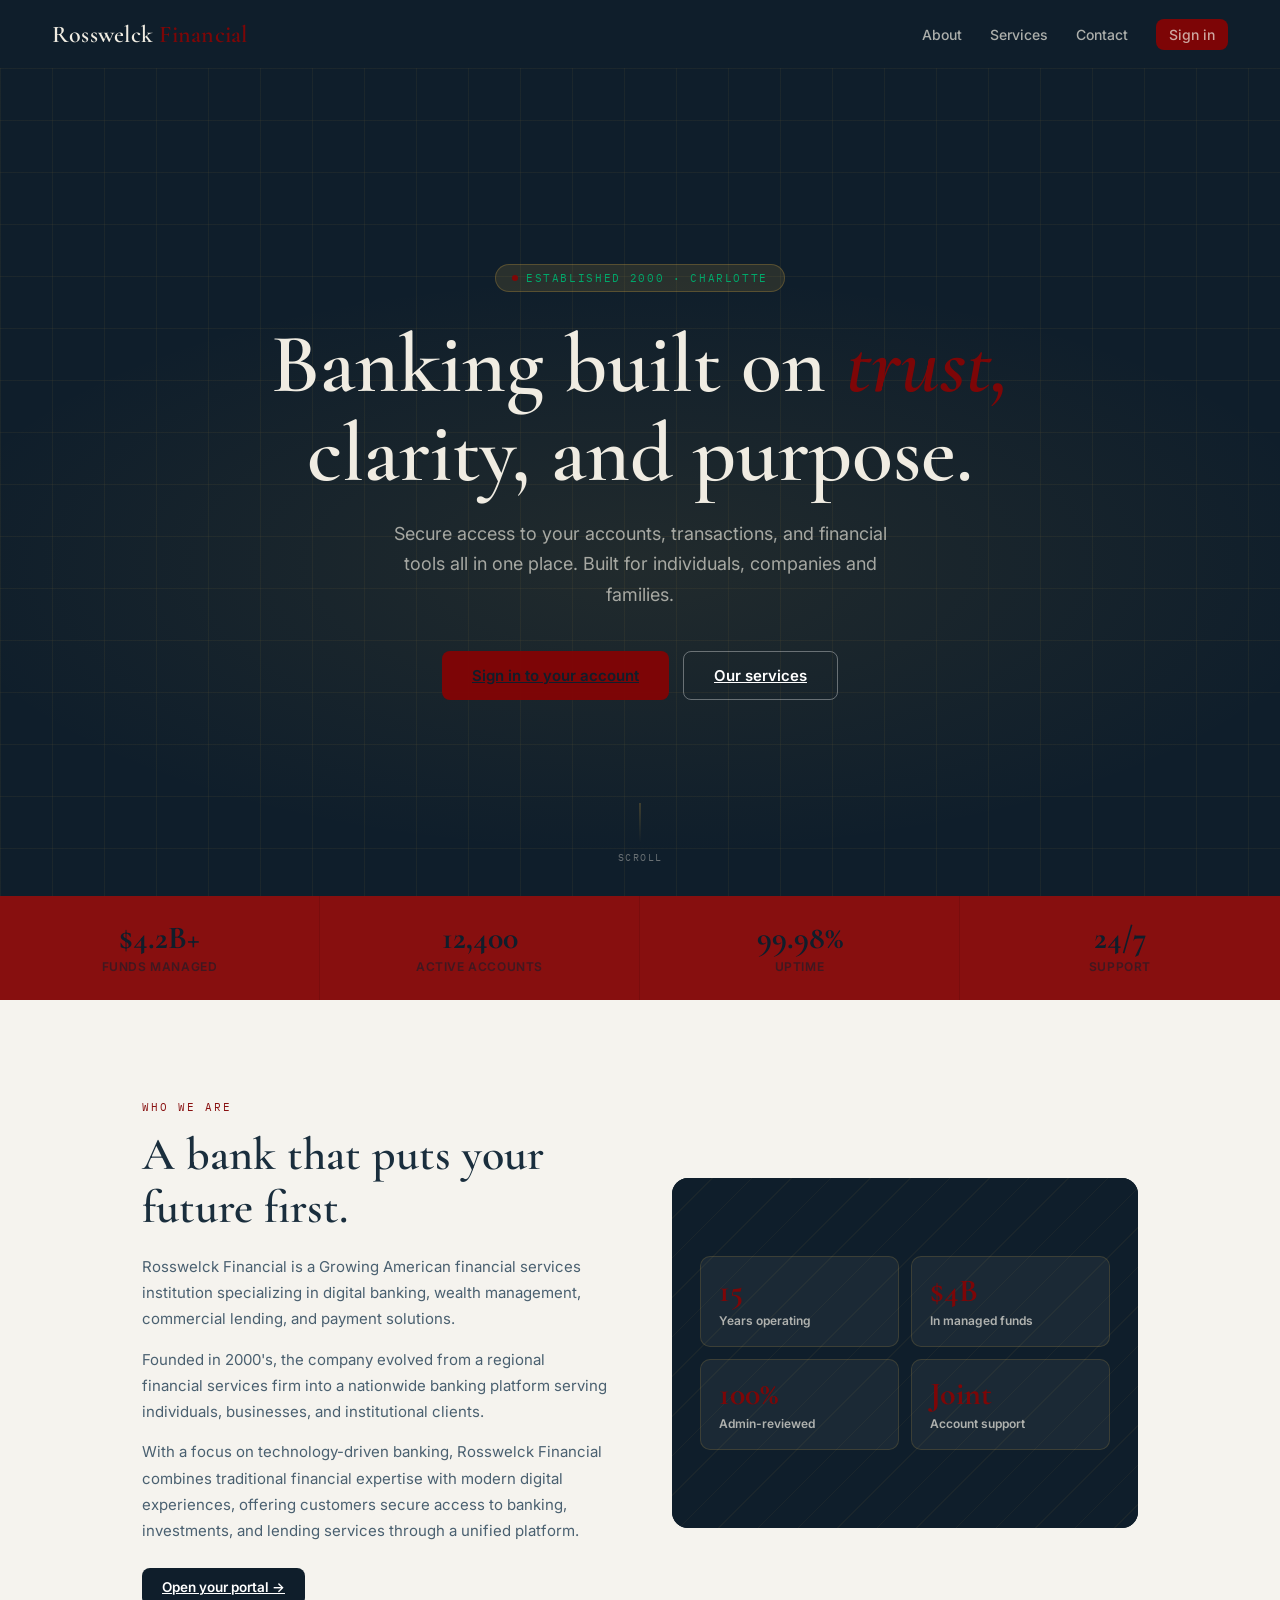
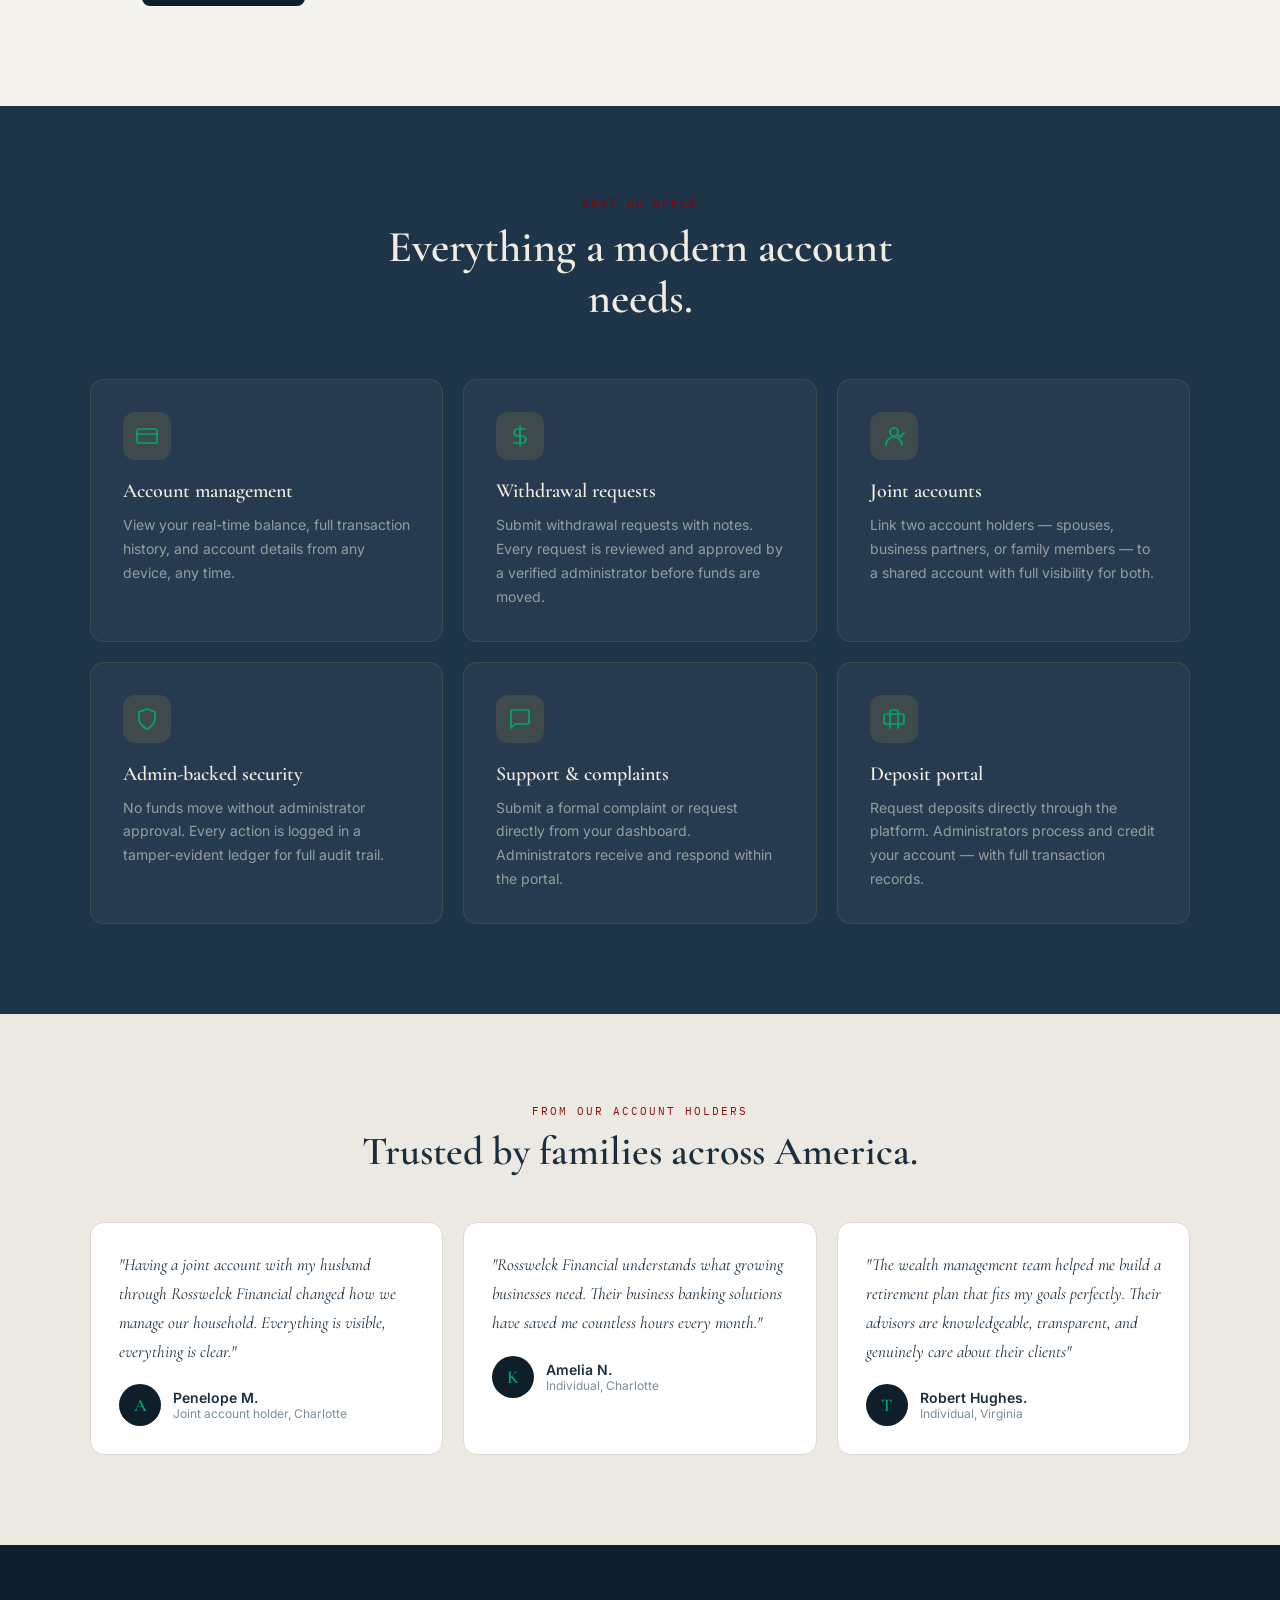
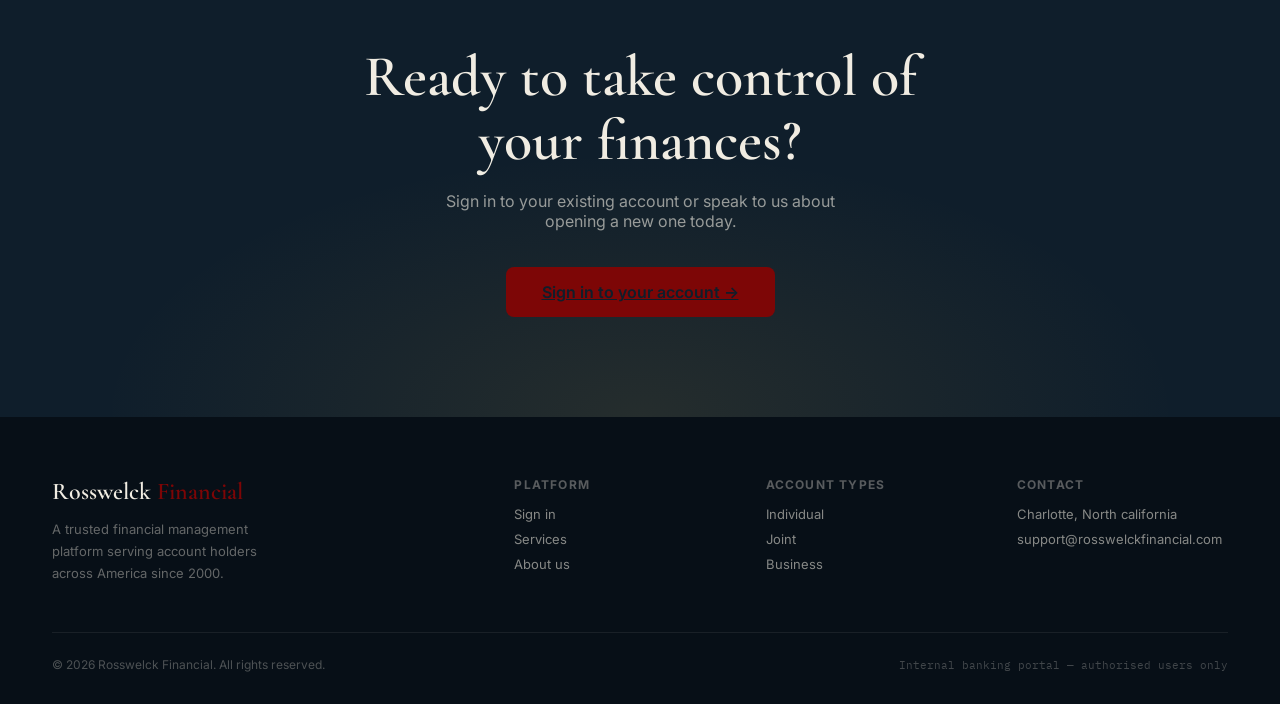
<file: index.html>
<!DOCTYPE html>
<html lang="en">
<head>
<meta charset="UTF-8" /><meta name="viewport" content="width=device-width,initial-scale=1.0"/>
<title>Rosswelck financial Banking Portal</title>
<link rel="stylesheet" href="style.css"/>
</head>
<body>

<nav class="home-nav">
  <div class="mark">Rosswelck <em>Financial</em> </div>
  <div class="home-nav-links">
    <a href="#about">About</a>
    <a href="#services">Services</a>
    <a href="#contact">Contact</a>
    <a href="login.html" class="btn btn-gold btn-sm">Sign in</a>
  </div>
</nav>

<!-- HERO -->
<section class="home-hero" id="home">
  <div class="hero-grid"></div>
  <div class="hero-badge">Established 2000 · Charlotte</div>
  <h1 class="fade-up">Banking built on <em>trust,</em><br>clarity, and purpose.</h1>
  <p class="fade-up-delay1">Secure access to your accounts, transactions, and financial tools all in one place. Built for individuals, companies and families.</p>
  <div class="hero-actions fade-up-delay2">
    <a href="login.html" class="btn btn-gold">Sign in to your account</a>
    <a href="#services" class="btn btn-ghost-light">Our services</a>
  </div>
  <div class="hero-scroll">
    <div class="hero-scroll-line"></div>
    <span>Scroll</span>
  </div>
</section>

<!-- STATS -->
<div class="home-stats">
  <div class="home-stat"><div class="home-stat-num">$4.2B+</div><div class="home-stat-lbl">Funds Managed</div></div>
  <div class="home-stat"><div class="home-stat-num">12,400</div><div class="home-stat-lbl">Active Accounts</div></div>
  <div class="home-stat"><div class="home-stat-num">99.98%</div><div class="home-stat-lbl">Uptime</div></div>
  <div class="home-stat"><div class="home-stat-num">24/7</div><div class="home-stat-lbl">Support</div></div>
</div>

<!-- ABOUT -->
<section class="home-about" id="about">
  <div class="about-text">
    <div class="about-eyebrow">Who we are</div>
    <h2>A bank that puts your future first.</h2>
    <p>Rosswelck Financial is a Growing American financial services institution specializing in digital banking, wealth management, commercial lending, and payment solutions.</p>
     <p>Founded in 2000's, the company evolved from a regional financial services firm into a nationwide banking platform serving individuals, businesses, and institutional clients.
      <p>With a focus on technology-driven banking, Rosswelck Financial combines traditional financial expertise with modern digital experiences, offering customers secure access to banking, investments, and lending services through a unified platform.</p>
    <a href="login.html" class="btn btn-primary" style="margin-top:10px;">Open your portal →</a>
  </div>
  <div class="about-img">
    <div class="about-visual">
      <div class="about-pillars">
        <div class="pillar"><div class="pillar-num">15</div><div class="pillar-label">Years operating</div></div>
        <div class="pillar"><div class="pillar-num">$4B</div><div class="pillar-label">In managed funds</div></div>
        <div class="pillar"><div class="pillar-num">100%</div><div class="pillar-label">Admin-reviewed</div></div>
        <div class="pillar"><div class="pillar-num">Joint</div><div class="pillar-label">Account support</div></div>
      </div>
    </div>
  </div>
</section>

<!-- SERVICES -->
<section class="home-services" id="services">
  <div class="services-header">
    <div class="eyebrow">What we offer</div>
    <h2>Everything a modern account needs.</h2>
  </div>
  <div class="services-grid">
    <div class="service-card">
      <div class="service-icon"><svg viewBox="0 0 24 24"><rect x="2" y="5" width="20" height="14" rx="2"/><line x1="2" y1="10" x2="22" y2="10"/></svg></div>
      <h3>Account management</h3>
      <p>View your real-time balance, full transaction history, and account details from any device, any time.</p>
    </div>
    <div class="service-card">
      <div class="service-icon"><svg viewBox="0 0 24 24"><path d="M12 2v20M17 5H9.5a3.5 3.5 0 0 0 0 7h5a3.5 3.5 0 0 1 0 7H6"/></svg></div>
      <h3>Withdrawal requests</h3>
      <p>Submit withdrawal requests with notes. Every request is reviewed and approved by a verified administrator before funds are moved.</p>
    </div>
    <div class="service-card">
      <div class="service-icon"><svg viewBox="0 0 24 24"><circle cx="12" cy="8" r="4"/><path d="M20 21a8 8 0 10-16 0"/><path d="M16 11l2 2 4-4"/></svg></div>
      <h3>Joint accounts</h3>
      <p>Link two account holders — spouses, business partners, or family members — to a shared account with full visibility for both.</p>
    </div>
    <div class="service-card">
      <div class="service-icon"><svg viewBox="0 0 24 24"><path d="M12 22s8-4 8-10V5l-8-3-8 3v7c0 6 8 10 8 10z"/></svg></div>
      <h3>Admin-backed security</h3>
      <p>No funds move without administrator approval. Every action is logged in a tamper-evident ledger for full audit trail.</p>
    </div>
    <div class="service-card">
      <div class="service-icon"><svg viewBox="0 0 24 24"><path d="M21 15a2 2 0 0 1-2 2H7l-4 4V5a2 2 0 0 1 2-2h14a2 2 0 0 1 2 2z"/></svg></div>
      <h3>Support & complaints</h3>
      <p>Submit a formal complaint or request directly from your dashboard. Administrators receive and respond within the portal.</p>
    </div>
    <div class="service-card">
      <div class="service-icon"><svg viewBox="0 0 24 24"><path d="M20 7H4a2 2 0 0 0-2 2v6a2 2 0 0 0 2 2h16a2 2 0 0 0 2-2V9a2 2 0 0 0-2-2z"/><path d="M16 21V5a2 2 0 0 0-2-2h-4a2 2 0 0 0-2 2v16"/></svg></div>
      <h3>Deposit portal</h3>
      <p>Request deposits directly through the platform. Administrators process and credit your account — with full transaction records.</p>
    </div>
  </div>
</section>

<!-- TESTIMONIALS -->
<section class="home-testimonials">
  <div class="testimonials-header">
    <div class="eyebrow">From our account holders</div>
    <h2>Trusted by families across America.</h2>
  </div>
  <div class="testimonials-grid">
    <div class="tcard">
      <div class="tcard-quote">"Having a joint account with my husband through Rosswelck Financial changed how we manage our household. Everything is visible, everything is clear."</div>
      <div class="tcard-author"><div class="tcard-avatar">A</div><div><div class="tcard-name">Penelope M.</div><div class="tcard-role">Joint account holder, Charlotte</div></div></div>
    </div>
    <div class="tcard">
      <div class="tcard-quote">"Rosswelck Financial understands what growing businesses need. Their business banking solutions have saved me countless hours every month."</div>
      <div class="tcard-author"><div class="tcard-avatar">K</div><div><div class="tcard-name">Amelia N.</div><div class="tcard-role">Individual, Charlotte</div></div></div>
    </div>
    <div class="tcard">
      <div class="tcard-quote">"The wealth management team helped me build a retirement plan that fits my goals perfectly. Their advisors are knowledgeable, transparent, and genuinely care about their clients"</div>
      <div class="tcard-author"><div class="tcard-avatar">T</div><div><div class="tcard-name">Robert Hughes.</div><div class="tcard-role">Individual, Virginia</div></div></div>
    </div>
  </div>
</section>

<!-- CTA -->
<section class="home-cta-section" id="contact">
  <h2>Ready to take control of your finances?</h2>
  <p>Sign in to your existing account or speak to us about opening a new one today.</p>
  <a href="login.html" class="btn btn-gold">Sign in to your account →</a>
</section>

<!-- FOOTER -->
<footer class="home-footer">
  <div class="footer-grid">
    <div class="footer-brand">
      <span class="mark">Rosswelck <em>Financial</em> </span>
      <p>A trusted financial management platform serving account holders across America since 2000.</p>
    </div>
    <div class="footer-col">
      <h4>Platform</h4>
      <a href="login.html">Sign in</a>
      <a href="#services">Services</a>
      <a href="#about">About us</a>
    </div>
    <div class="footer-col">
      <h4>Account types</h4>
      <a href="#">Individual</a>
      <a href="#">Joint</a>
      <a href="#">Business</a>
    </div>
    <div class="footer-col">
      <h4>Contact</h4>
      <a href="#">Charlotte, North california</a>
      <a href="#">support@rosswelckfinancial.com</a>
    
    </div>
  </div>
  <div class="footer-bottom">
    <p>© 2026 Rosswelck Financial. All rights reserved.</p>
    <span class="footer-reg">Internal banking portal — authorised users only</span>
  </div>
</footer>

<script>
// Animate sections on scroll
const observer = new IntersectionObserver(entries => {
  entries.forEach(e => { if(e.isIntersecting) e.target.classList.add('fade-up'); });
}, { threshold: 0.1 });
document.querySelectorAll('.service-card,.tcard,.pillar').forEach(el => observer.observe(el));
</script>
</body>
</html>
</file>
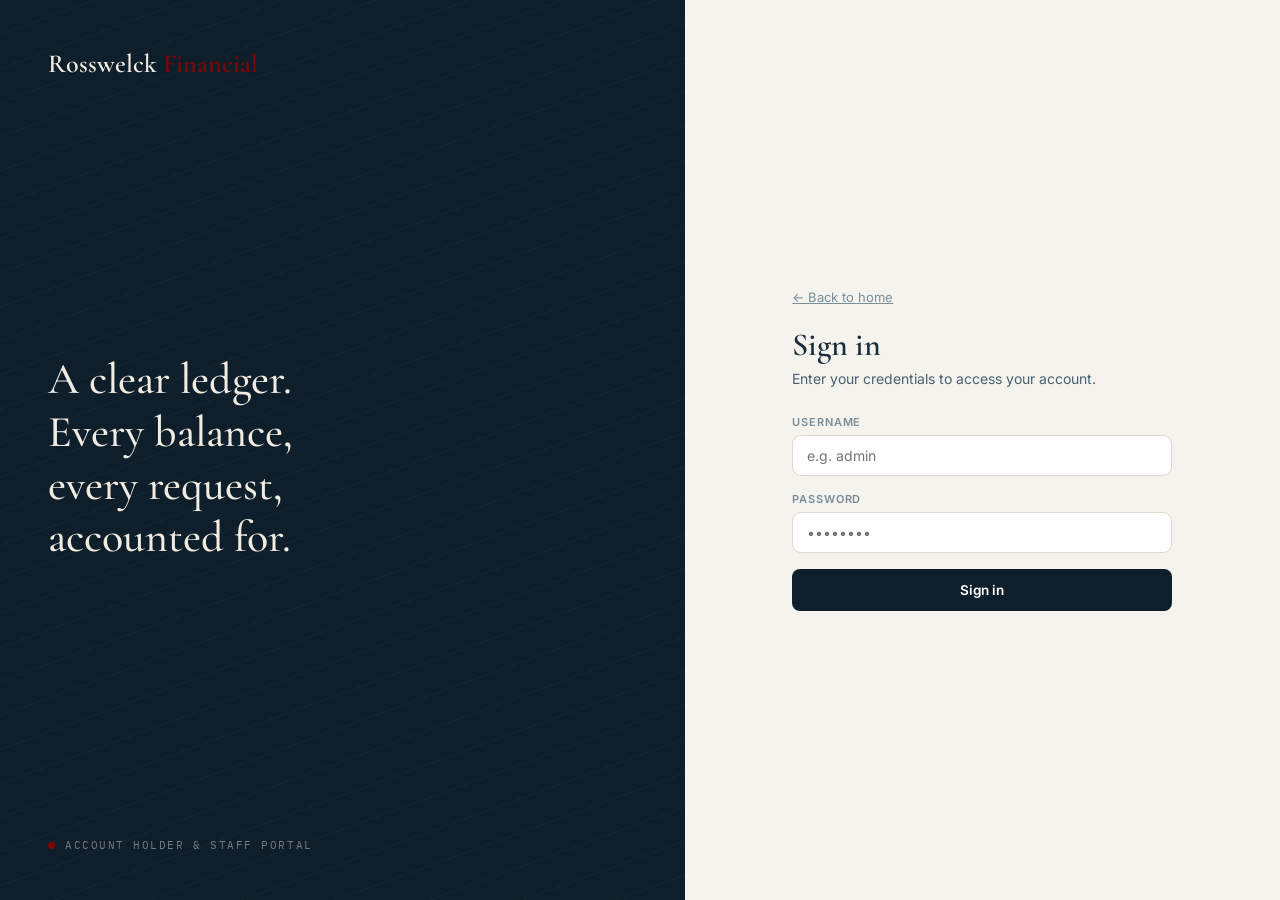
<file: admin.html>
<!DOCTYPE html>
<html lang="en">
<head>
<meta charset="UTF-8"/><meta name="viewport" content="width=device-width,initial-scale=1.0"/>
<title>Admin — Rosswelck Financial</title>
<link rel="stylesheet" href="style.css"/>
</head>
<body>
<div id="app" style="display:none;">

<header class="app-bar">
  <div style="display:flex;align-items:center;gap:10px;">
    <button class="menu-toggle" onclick="toggleSidebar()" aria-label="Toggle menu">
      <svg viewBox="0 0 24 24" fill="none" stroke="currentColor" stroke-width="2" stroke-linecap="round" stroke-linejoin="round"><line x1="3" y1="6" x2="21" y2="6"/><line x1="3" y1="12" x2="21" y2="12"/><line x1="3" y1="18" x2="21" y2="18"/></svg>
    </button>
    <div class="mark">Rosswelck<em>Financial</em>  <span style="font-family:var(--fm);font-size:10px;letter-spacing:.14em;color:var(--gold2);margin-left:8px;vertical-align:middle;">ADMIN</span></div>
  </div>
  <div class="app-bar-right">
    <div class="app-bar-user"><div class="uname" id="bar-name">—</div><div class="urole">Administrator</div></div>
    <div id="bar-avatar" style="width:36px;height:36px;border-radius:50%;background:rgba(196,154,60,.2);border:1.5px solid rgba(196,154,60,.4);display:flex;align-items:center;justify-content:center;font-family:var(--fd);font-size:16px;color:var(--gold2);overflow:hidden;flex-shrink:0;"></div>
    <button class="btn btn-ghost-light btn-sm" id="signout-btn">Sign out</button>
  </div>
</header>

<div class="app-layout">
  <div class="sidebar-backdrop" onclick="closeSidebar()"></div>
  <nav class="sidebar">
    <div class="nav-section-label">Overview</div>
    <a class="nav-item active" data-page="activity" onclick="showPage('activity')">
      <svg viewBox="0 0 24 24" fill="none" stroke="currentColor" stroke-width="1.8" stroke-linecap="round" stroke-linejoin="round"><polyline points="22 12 18 12 15 21 9 3 6 12 2 12"/></svg>
      Activity feed
    </a>
    <div class="nav-section-label">Requests</div>
    <a class="nav-item" data-page="withdrawals" onclick="showPage('withdrawals')">
      <svg viewBox="0 0 24 24" fill="none" stroke="currentColor" stroke-width="1.8" stroke-linecap="round" stroke-linejoin="round"><path d="M12 2v20M17 5H9.5a3.5 3.5 0 0 0 0 7h5a3.5 3.5 0 0 1 0 7H6"/></svg>
      Withdrawals <span id="wd-badge" style="margin-left:auto;background:var(--red);color:#fff;font-size:10px;padding:1px 7px;border-radius:999px;font-weight:700;display:none;"></span>
    </a>
    <a class="nav-item" data-page="deposits" onclick="showPage('deposits')">
      <svg viewBox="0 0 24 24" fill="none" stroke="currentColor" stroke-width="1.8" stroke-linecap="round" stroke-linejoin="round"><path d="M20 7H4a2 2 0 0 0-2 2v6a2 2 0 0 0 2 2h16a2 2 0 0 0 2-2V9a2 2 0 0 0-2-2z"/><path d="M16 21V5a2 2 0 0 0-2-2h-4a2 2 0 0 0-2 2v16"/></svg>
      Deposits <span id="dep-badge" style="margin-left:auto;background:var(--red);color:#fff;font-size:10px;padding:1px 7px;border-radius:999px;font-weight:700;display:none;"></span>
    </a>
    <a class="nav-item" data-page="complaints" onclick="showPage('complaints')">
      <svg viewBox="0 0 24 24" fill="none" stroke="currentColor" stroke-width="1.8" stroke-linecap="round" stroke-linejoin="round"><path d="M21 15a2 2 0 0 1-2 2H7l-4 4V5a2 2 0 0 1 2-2h14a2 2 0 0 1 2 2z"/></svg>
      Complaints <span id="comp-badge" style="margin-left:auto;background:var(--red);color:#fff;font-size:10px;padding:1px 7px;border-radius:999px;font-weight:700;display:none;"></span>
    </a>
    <div class="nav-section-label">Accounts</div>
    <a class="nav-item" data-page="accounts" onclick="showPage('accounts')">
      <svg viewBox="0 0 24 24" fill="none" stroke="currentColor" stroke-width="1.8" stroke-linecap="round" stroke-linejoin="round"><path d="M17 21v-2a4 4 0 0 0-4-4H5a4 4 0 0 0-4 4v2"/><circle cx="9" cy="7" r="4"/><path d="M23 21v-2a4 4 0 0 0-3-3.87"/><path d="M16 3.13a4 4 0 0 1 0 7.75"/></svg>
      All accounts
    </a>
    <a class="nav-item" data-page="joint" onclick="showPage('joint')">
      <svg viewBox="0 0 24 24" fill="none" stroke="currentColor" stroke-width="1.8" stroke-linecap="round" stroke-linejoin="round"><path d="M17 21v-2a4 4 0 0 0-4-4H5a4 4 0 0 0-4 4v2"/><circle cx="9" cy="7" r="4"/><path d="M23 21v-2a4 4 0 0 0-3-3.87"/><path d="M16 3.13a4 4 0 0 1 0 7.75"/></svg>
      Joint accounts
    </a>
    <a class="nav-item" data-page="newaccount" onclick="showPage('newaccount')">
      <svg viewBox="0 0 24 24" fill="none" stroke="currentColor" stroke-width="1.8" stroke-linecap="round" stroke-linejoin="round"><path d="M16 21v-2a4 4 0 0 0-4-4H5a4 4 0 0 0-4 4v2"/><circle cx="8.5" cy="7" r="4"/><line x1="20" y1="8" x2="20" y2="14"/><line x1="23" y1="11" x2="17" y2="11"/></svg>
      Add account
    </a>
    <div class="nav-section-label">Finance</div>
    <a class="nav-item" data-page="ledger" onclick="showPage('ledger')">
      <svg viewBox="0 0 24 24" fill="none" stroke="currentColor" stroke-width="1.8" stroke-linecap="round" stroke-linejoin="round"><path d="M14 2H6a2 2 0 0 0-2 2v16a2 2 0 0 0 2 2h12a2 2 0 0 0 2-2V8z"/><polyline points="14 2 14 8 20 8"/><line x1="16" y1="13" x2="8" y2="13"/><line x1="16" y1="17" x2="8" y2="17"/></svg>
      Ledger
    </a>
  </nav>

  <main class="main-content">

    <!-- ACTIVITY -->
    <div id="page-activity" class="tab-panel active">
      <div class="section-header"><h1>Activity feed</h1><button class="btn btn-outline btn-sm" onclick="loadActivity().then(renderActivity)">Refresh</button></div>
      <div class="grid3" style="margin-bottom:24px;">
        <div class="stat-card"><div class="stat-label">Pending withdrawals</div><div class="stat-val gold" id="s-pend-wd">—</div></div>
        <div class="stat-card"><div class="stat-label">Open complaints</div><div class="stat-val" style="color:var(--red)" id="s-open-comp">—</div></div>
        <div class="stat-card"><div class="stat-label">Total accounts</div><div class="stat-val" id="s-accts">—</div></div>
      </div>
      <div class="card card-pad">
        <h2>Recent activity</h2>
        <p class="card-sub">All withdrawals, deposits, account changes and messages — newest first.</p>
        <ul class="act-list" id="act-list"></ul>
      </div>
    </div>

    <!-- WITHDRAWALS -->
    <div id="page-withdrawals" class="tab-panel">
      <div class="page-title">Withdrawal requests</div>
      <div class="page-sub">Approve to deduct funds from the holder's balance, or reject to leave it unchanged.</div>
      <div class="card card-pad" style="margin-bottom:20px;">
        <h2>Pending</h2>
        <div class="tbl-wrap"><table><thead><tr><th>Date</th><th>Account holder</th><th>Account #</th><th class="amt">Amount</th><th>Note</th><th>Status</th><th></th></tr></thead><tbody id="wd-pending"></tbody></table></div>
      </div>
      <div class="card card-pad">
        <h2>Processed</h2>
        <div class="tbl-wrap"><table><thead><tr><th>Date</th><th>Holder</th><th class="amt">Amount</th><th>Note</th><th>Status</th><th>Processed by</th></tr></thead><tbody id="wd-processed"></tbody></table></div>
      </div>
    </div>

    <!-- DEPOSITS -->
    <div id="page-deposits" class="tab-panel">
      <div class="page-title">Deposit requests</div>
      <div class="page-sub">Verify payment and credit the account holder's balance.</div>
      <div class="card card-pad">
        <h2>Pending deposit requests</h2>
        <p class="card-sub">These come from customers who have submitted deposit requests. Verify payment before approving.</p>
        <div id="dep-requests"></div>
      </div>
    </div>

    <!-- COMPLAINTS -->
    <div id="page-complaints" class="tab-panel">
      <div class="page-title">Complaints &amp; requests</div>
      <div class="page-sub">Messages from account holders. Reply directly from here.</div>
      <div id="complaints-list"></div>
    </div>

    <!-- ACCOUNTS -->
    <div id="page-accounts" class="tab-panel">
      <div class="section-header"><h1>All accounts</h1><button class="btn btn-gold btn-sm" onclick="showPage('newaccount')">+ Add account</button></div>
      <div class="card card-pad">
        <div class="tbl-wrap"><table><thead><tr><th>Account #</th><th>Name</th><th>Username</th><th>Role</th><th class="amt">Balance</th><th>Email</th><th></th></tr></thead><tbody id="accounts-table"></tbody></table></div>
      </div>
    </div>

    <!-- JOINT ACCOUNTS -->
    <div id="page-joint" class="tab-panel">
      <div class="section-header"><h1>Joint accounts</h1><button class="btn btn-gold btn-sm" onclick="openJointModal()">+ Create joint account</button></div>
      <div class="card card-pad">
        <div class="tbl-wrap"><table><thead><tr><th>Account #</th><th>Name</th><th>Owner 1</th><th>Owner 2</th><th class="amt">Balance</th><th></th></tr></thead><tbody id="joint-table"></tbody></table></div>
      </div>
    </div>

    <!-- ADD ACCOUNT -->
    <div id="page-newaccount" class="tab-panel">
      <div class="page-title">Create account</div>
      <div class="page-sub">Add a new account holder or administrator.</div>
      <div class="card card-pad" style="max-width:560px;">
        <div class="avatar-upload">
          <div class="avatar-preview" id="na-preview" style="font-size:28px;">👤</div>
          <div>
            <div style="font-weight:600;font-size:14px;margin-bottom:4px;">Profile picture</div>
            <div style="font-size:13px;color:var(--text3);margin-bottom:8px;">Upload a photo for this account holder</div>
            <input type="file" id="na-avatar-file" accept="image/*" style="font-size:12px;" onchange="previewAvatar(this,'na-preview')"/>
          </div>
        </div>
        <div class="field-row">
          <div class="field"><label>Full name</label><input type="text" id="na-name"/></div>
          <div class="field"><label>Username</label><input type="text" id="na-user"/></div>
        </div>
        <div class="field-row">
          <div class="field"><label>Password</label><input type="text" id="na-pass"/></div>
          <div class="field"><label>Role</label><select id="na-role"><option value="user">Account holder</option><option value="admin">Administrator</option></select></div>
        </div>
        <div class="field-row">
          <div class="field"><label>Email (optional)</label><input type="email" id="na-email"/></div>
          <div class="field"><label>Phone (optional)</label><input type="text" id="na-phone"/></div>
        </div>
        <div class="field"><label>Opening balance ($)</label><input type="number" id="na-bal" value="0" min="0" step="0.01"/></div>
        <button class="btn btn-gold" id="na-btn" style="width:100%;justify-content:center;">Create account</button>
      </div>
    </div>

    <!-- LEDGER -->
    <div id="page-ledger" class="tab-panel">
      <div class="page-title">Transaction ledger</div>
      <div class="page-sub">Every credit and debit across all accounts, newest first.</div>
      <div class="card card-pad">
        <div class="tbl-wrap"><table><thead><tr><th>Date</th><th>Account holder</th><th>Description</th><th>Type</th><th class="amt">Amount</th></tr></thead><tbody id="ledger-table"></tbody></table></div>
      </div>
    </div>

  </main>
</div>
</div>

<!-- EDIT ACCOUNT MODAL -->
<div class="modal-bg" id="edit-modal">
  <div class="modal">
    <button class="modal-close" onclick="closeModal('edit-modal')">✕</button>
    <h3>Edit account</h3>
    <input type="hidden" id="em-id"/>
    <div class="avatar-upload">
      <div class="avatar-preview" id="em-preview"></div>
      <div>
        <div style="font-weight:600;font-size:14px;margin-bottom:4px;">Profile picture</div>
        <input type="file" id="em-avatar-file" accept="image/*" style="font-size:12px;" onchange="previewAvatar(this,'em-preview')"/>
      </div>
    </div>
    <div class="field-row">
      <div class="field"><label>Full name</label><input type="text" id="em-name"/></div>
      <div class="field"><label>Username</label><input type="text" id="em-user"/></div>
    </div>
    <div class="field-row">
      <div class="field"><label>Password</label><input type="text" id="em-pass"/></div>
      <div class="field"><label>Role</label><select id="em-role"><option value="user">Account holder</option><option value="admin">Administrator</option></select></div>
    </div>
    <div class="field-row">
      <div class="field"><label>Email</label><input type="email" id="em-email"/></div>
      <div class="field"><label>Phone</label><input type="text" id="em-phone"/></div>
    </div>
    <div style="padding:16px;background:var(--paper);border-radius:9px;margin-bottom:16px;">
      <div style="font-size:11px;font-weight:700;letter-spacing:.08em;text-transform:uppercase;color:var(--text3);margin-bottom:10px;">Balance adjustment</div>
      <div class="field-row">
        <div class="field" style="margin-bottom:0;"><label>Type</label><select id="em-adj"><option value="none">No change</option><option value="set">Set exact balance</option><option value="credit">Add funds (+)</option><option value="debit">Remove funds (−)</option></select></div>
        <div class="field" style="margin-bottom:0;"><label>Amount ($)</label><input type="number" id="em-adj-amt" min="0.01" step="0.01" placeholder="0.00"/></div>
      </div>
      <div class="field" style="margin-top:10px;margin-bottom:0;"><label>Ledger note</label><input type="text" id="em-adj-desc" placeholder="e.g. Manual correction"/></div>
    </div>
    <div style="display:flex;gap:10px;flex-wrap:wrap;align-items:center;">
      <button class="btn btn-gold" id="em-save">Save changes</button>
      <button class="btn btn-outline" onclick="closeModal('edit-modal')">Cancel</button>
      <button class="btn btn-danger btn-sm" id="em-delete" style="margin-left:auto;">Delete account</button>
    </div>
  </div>
</div>

<!-- JOINT MODAL -->
<div class="modal-bg" id="joint-modal">
  <div class="modal">
    <button class="modal-close" onclick="closeModal('joint-modal')">✕</button>
    <h3>Create joint account</h3>
    <p style="font-size:14px;color:var(--text2);margin-bottom:20px;">Link two account holders to a shared account. Both will see it in their dashboards.</p>
    <div class="field"><label>Joint account name</label><input type="text" id="jm-name" placeholder="e.g. Mr & Mrs Adewale"/></div>
    <div class="field"><label>Opening balance ($)</label><input type="number" id="jm-bal" value="0" min="0" step="0.01"/></div>
    <div class="field"><label>Owner 1</label><select id="jm-o1"></select></div>
    <div class="field"><label>Owner 2</label><select id="jm-o2"></select></div>
    <button class="btn btn-gold" id="jm-btn" style="width:100%;justify-content:center;">Create joint account</button>
  </div>
</div>

<!-- REPLY MODAL -->
<div class="modal-bg" id="reply-modal">
  <div class="modal">
    <button class="modal-close" onclick="closeModal('reply-modal')">✕</button>
    <h3>Reply to complaint</h3>
    <input type="hidden" id="rm-id"/>
    <div id="rm-details" style="background:var(--paper);border-radius:8px;padding:14px;margin-bottom:16px;font-size:14px;line-height:1.6;"></div>
    <div class="field"><label>Your reply</label><textarea id="rm-reply" placeholder="Type your response…"></textarea></div>
    <div style="display:flex;gap:10px;flex-wrap:wrap;">
      <button class="btn btn-gold" id="rm-send">Send reply</button>
      <button class="btn btn-outline" id="rm-resolve">Mark resolved</button>
    </div>
  </div>
</div>

<!-- ADJUST BALANCE MODAL -->
<div class="modal-bg" id="adjust-modal">
  <div class="modal">
    <button class="modal-close" onclick="closeModal('adjust-modal')">✕</button>
    <h3>Adjust balance</h3>
    <input type="hidden" id="adj-id"/>
    <div id="adj-info" style="font-size:14px;margin-bottom:16px;"></div>
    <div class="field"><label>Type</label><select id="adj-type"><option value="set">Set exact balance</option><option value="credit">Add funds (+)</option><option value="debit">Remove funds (−)</option></select></div>
    <div class="field"><label>Amount ($)</label><input type="number" id="adj-amt" min="0.01" step="0.01" placeholder="0.00"/></div>
    <div class="field"><label>Description (shown in ledger)</label><input type="text" id="adj-desc" placeholder="e.g. Deposit from branch, Correction…"/></div>
    <button class="btn btn-gold" id="adj-btn" style="width:100%;justify-content:center;">Apply adjustment</button>
  </div>
</div>

<script src="config.js"></script>
<script>
let ADMIN = null;
let ACCOUNTS = [], WITHDRAWALS = [], COMPLAINTS_DATA = [], JOINTS = [], ACTIVITY = [], ALL_TX = [];

async function init() {
  const s = session.get();
  if (!s) { location.href = 'login.html'; return; }
  if (s.role !== 'admin') { location.href = 'dashboard.html'; return; }
  ADMIN = s;
  $('bar-name').textContent = ADMIN.name;
  const av = $('bar-avatar');
  if (ADMIN.avatar_url) av.innerHTML = `<img src="${esc(ADMIN.avatar_url)}" style="width:100%;height:100%;object-fit:cover;border-radius:50%;"/>`;
  else av.textContent = ADMIN.name.split(' ').map(n=>n[0]).join('').slice(0,2).toUpperCase();
  $('app').style.display = 'block';
  await Promise.all([loadAccounts(), loadWithdrawals(), loadComplaints(), loadJoints(), loadActivity(), loadLedger()]);
  renderActivity();
  updateBadges();
}

async function loadAccounts() { try { ACCOUNTS = await db.query('accounts', { order: 'created_at.asc' }); } catch(e) { ACCOUNTS = []; } }
async function loadWithdrawals() { try { WITHDRAWALS = await db.query('withdrawals', { select: 'id,account_id,amount,note,status,created_at,processed_at', order: 'created_at.desc' }); } catch(e) { WITHDRAWALS = []; } }
async function loadComplaints() { try { COMPLAINTS_DATA = await db.query('complaints', { order: 'created_at.desc' }); } catch(e) { COMPLAINTS_DATA = []; } }
async function loadJoints() { try { JOINTS = await db.query('joint_accounts', { order: 'created_at.desc' }); } catch(e) { JOINTS = []; } }
async function loadActivity() { try { ACTIVITY = await db.query('activity_log', { order: 'created_at.desc', limit: 80 }); } catch(e) { ACTIVITY = []; } }
async function loadLedger() { try { ALL_TX = await db.query('transactions', { order: 'created_at.desc', limit: 300 }); } catch(e) { ALL_TX = []; } }

function acctName(id) { const a = ACCOUNTS.find(u=>u.id===id); return a ? a.name : '—'; }
function acctNo(id)   { const a = ACCOUNTS.find(u=>u.id===id); return a ? a.account_no : '—'; }

function updateBadges() {
  const pendWD = WITHDRAWALS.filter(w=>w.status==='pending'||w.status==='queued').length;
  const openC  = COMPLAINTS_DATA.filter(c=>c.status==='open').length;
  const pendDep = COMPLAINTS_DATA.filter(c=>c.status==='open'&&c.subject.startsWith('Deposit request')).length;
  const wd = $('wd-badge'); wd.textContent = pendWD; wd.style.display = pendWD ? 'inline' : 'none';
  const db2 = $('dep-badge'); db2.textContent = pendDep; db2.style.display = pendDep ? 'inline' : 'none';
  const cb = $('comp-badge'); cb.textContent = openC; cb.style.display = openC ? 'inline' : 'none';
  $('s-pend-wd').textContent  = pendWD;
  $('s-open-comp').textContent = openC;
  $('s-accts').textContent     = ACCOUNTS.length;
}

const dotColor = { withdrawal_request:'#c49a3c', approved:'#1e6b54', rejected:'#9b3a30', deposit:'#6b8fce', complaint:'#a78bfa', adjustment:'#3b8bd4', created:'#1e6b54', deposit_request:'#6b8fce', queued:'#7a5e1a' };

function renderActivity() {
  const list = $('act-list');
  if (!ACTIVITY.length) { list.innerHTML = '<li style="padding:24px;color:var(--text3);font-style:italic;">No activity yet.</li>'; return; }
  list.innerHTML = ACTIVITY.map(a => `
    <li class="act-item">
      <div class="act-dot" style="background:${dotColor[a.type]||'#888'};"></div>
      <div class="act-body">
        <div class="act-title">${esc(a.description)}${a.amount ? ` · <b>${fmtMoney(a.amount)}</b>` : ''}</div>
        <div class="act-meta">${fmtDate(a.created_at)}</div>
      </div>
    </li>`).join('');
}

function showPage(name) {
  document.querySelectorAll('.tab-panel').forEach(p=>p.classList.remove('active'));
  document.querySelectorAll('.nav-item').forEach(n=>n.classList.remove('active'));
  $('page-'+name).classList.add('active');
  document.querySelector(`[data-page="${name}"]`)?.classList.add('active');
  closeSidebar();
  if(name==='withdrawals') renderWithdrawals();
  if(name==='deposits')    renderDeposits();
  if(name==='complaints')  renderComplaints();
  if(name==='accounts')    renderAccounts();
  if(name==='joint')       renderJoints();
  if(name==='ledger')      renderLedger();
}

function renderWithdrawals() {
  const pending  = WITHDRAWALS.filter(w=>w.status==='pending'||w.status==='queued');
  const processed = WITHDRAWALS.filter(w=>w.status!=='pending'&&w.status!=='queued').slice(0,60);
  $('wd-pending').innerHTML = pending.length
    ? pending.map(w=>`
      <tr>
        <td style="font-size:12px;white-space:nowrap;">${fmtDate(w.created_at)}</td>
        <td>${esc(acctName(w.account_id))}</td>
        <td style="font-family:var(--fm);font-size:12px;">${esc(acctNo(w.account_id))}</td>
        <td class="amt"><b>${fmtMoney(w.amount)}</b></td>
        <td>${esc(w.note||'—')}</td>
        <td>
          <span class="badge badge-${w.status}">${w.status}</span>
          ${w.status==='queued' ? `<div class="wd-eta">${w.eta_hours||24}h ETA shown to customer</div>` : ''}
        </td>
        <td><div style="display:flex;gap:6px;flex-wrap:wrap;align-items:center;">
          <input type="number" min="1" step="1" placeholder="hrs" id="eta-${w.id}" value="${w.eta_hours||''}" style="width:56px;padding:6px 8px;border:1.5px solid var(--border);border-radius:6px;font-size:12px;"/>
          <button class="btn btn-sm btn-outline" onclick="queueWD('${w.id}')">${w.status==='queued'?'Update ETA':'Queue'}</button>
          <button class="btn btn-sm btn-gold" onclick="approveWD('${w.id}','${w.account_id}',${w.amount})">Approve</button>
          <button class="btn btn-sm btn-outline" onclick="rejectWD('${w.id}')">Reject</button>
        </div></td>
      </tr>`).join('')
    : '<tr class="empty-row"><td colspan="7">No pending requests — all clear.</td></tr>';
  $('wd-processed').innerHTML = processed.length
    ? processed.map(w=>`<tr><td style="font-size:12px;">${fmtDate(w.processed_at||w.created_at)}</td><td>${esc(acctName(w.account_id))}</td><td class="amt">${fmtMoney(w.amount)}</td><td>${esc(w.note||'—')}</td><td><span class="badge badge-${w.status}">${w.status}</span></td><td style="font-size:12px;color:var(--text3);">Admin</td></tr>`).join('')
    : '<tr class="empty-row"><td colspan="6">Nothing processed yet.</td></tr>';
}

async function queueWD(id) {
  const input = $('eta-'+id);
  const hours = Number(input?.value);
  if (!hours || hours <= 0) { toast('Enter a valid number of hours first.','err'); return; }
  const w = WITHDRAWALS.find(x=>x.id===id);
  try {
    await db.update('withdrawals', { status:'queued', eta_hours: hours }, { id });
    if (w) { w.status = 'queued'; w.eta_hours = hours; }
    await logActivity('queued', `Withdrawal for ${acctName(w?.account_id)} queued — customer shown ${hours}h ETA`, w?.amount, ADMIN.id);
    await loadActivity();
    renderWithdrawals(); renderActivity(); updateBadges();
    toast(`Queued — customer now sees a ${hours}h processing estimate.`);
  } catch(e) { toast('Failed to set ETA.','err'); console.error(e); }
}

async function approveWD(id, accountId, amount) {
  const acct = ACCOUNTS.find(a=>a.id===accountId);
  if (!acct) { toast('Account not found.','err'); return; }
  if (Number(amount) > Number(acct.balance)) { toast('Insufficient balance to approve.','err'); return; }
  if (!confirm(`Approve withdrawal of ${fmtMoney(amount)} for ${acct.name}?`)) return;
  try {
    const newBal = Math.round((Number(acct.balance) - Number(amount))*100)/100;
    await db.update('withdrawals', { status:'approved', processed_at: new Date().toISOString() }, { id });
    await db.update('accounts', { balance: newBal }, { id: accountId });
    await db.insert('transactions', { account_id: accountId, description: `Withdrawal approved`, amount: -Number(amount), balance_after: newBal, type: 'withdrawal' });
    await logActivity('approved', `Withdrawal of ${fmtMoney(amount)} approved for ${acct.name}`, amount, ADMIN.id);
    acct.balance = newBal;
    const w = WITHDRAWALS.find(x=>x.id===id); if(w) w.status='approved';
    await loadWithdrawals(); await loadActivity();
    renderWithdrawals(); renderActivity(); updateBadges();
    toast('Withdrawal approved and balance updated.');
  } catch(e) { toast('Failed to approve. Please try again.','err'); console.error(e); }
}

async function rejectWD(id) {
  const w = WITHDRAWALS.find(x=>x.id===id);
  if (!confirm(`Reject this withdrawal request of ${fmtMoney(w?.amount)}?`)) return;
  try {
    await db.update('withdrawals', { status:'rejected', processed_at: new Date().toISOString() }, { id });
    await logActivity('rejected', `Withdrawal rejected for ${acctName(w?.account_id)}`, w?.amount, ADMIN.id);
    if(w) w.status = 'rejected';
    await loadWithdrawals(); renderWithdrawals(); updateBadges();
    toast('Withdrawal rejected.');
  } catch(e) { toast('Failed to reject.','err'); }
}

function renderDeposits() {
  const depReqs = COMPLAINTS_DATA.filter(c=>c.subject.startsWith('Deposit request'));
  $('dep-requests').innerHTML = depReqs.length
    ? depReqs.map(c=>`
      <div class="complaint-card">
        <div class="complaint-head">
          <div>
            <div style="font-weight:600;font-size:14px;">${esc(acctName(c.account_id))} — ${esc(c.subject)}</div>
            <div style="font-size:12px;color:var(--text3);">${fmtDate(c.created_at)}</div>
            <div style="font-size:13px;margin-top:4px;">${esc(c.message)}</div>
          </div>
          <div style="display:flex;flex-direction:column;gap:6px;flex-shrink:0;align-items:flex-end;">
            <span class="badge badge-${c.status}">${c.status}</span>
            ${c.status==='open'?`<button class="btn btn-sm btn-gold" onclick="openAdjust('${c.account_id}','${c.id}')">Credit account</button>`:''}
          </div>
        </div>
      </div>`).join('')
    : '<div style="text-align:center;padding:40px;color:var(--text3);">No deposit requests.</div>';
}

function renderComplaints() {
  const comps = COMPLAINTS_DATA.filter(c=>!c.subject.startsWith('Deposit request'));
  $('complaints-list').innerHTML = comps.length
    ? comps.map(c=>`
      <div class="complaint-card">
        <div class="complaint-head" onclick="this.nextElementSibling.classList.toggle('open')">
          <div>
            <div style="font-weight:600;font-size:14px;">${esc(acctName(c.account_id))} — ${esc(c.subject)}</div>
            <div style="font-size:12px;color:var(--text3);">${fmtDate(c.created_at)}</div>
          </div>
          <div style="display:flex;gap:8px;align-items:center;flex-shrink:0;">
            <span class="badge badge-${c.status}">${c.status}</span>
            <button class="btn btn-sm btn-outline" onclick="event.stopPropagation();openReply('${c.id}')">Reply</button>
          </div>
        </div>
        <div class="complaint-body">
          <div style="font-size:14px;line-height:1.65;">${esc(c.message)}</div>
          ${c.admin_reply?`<div class="reply-box"><b style="font-size:11px;text-transform:uppercase;letter-spacing:.06em;color:var(--amber);">Your reply</b><br>${esc(c.admin_reply)}</div>`:''}
        </div>
      </div>`).join('')
    : '<div style="text-align:center;padding:40px;color:var(--text3);">No complaints.</div>';
}

function openReply(id) {
  const c = COMPLAINTS_DATA.find(x=>x.id===id);
  $('rm-id').value = id;
  $('rm-details').innerHTML = `<b style="font-size:12px;text-transform:uppercase;letter-spacing:.06em;color:var(--text3);">From: ${esc(acctName(c.account_id))}</b><br><b>${esc(c.subject)}</b><br><br>${esc(c.message)}`;
  $('rm-reply').value = c.admin_reply || '';
  $('reply-modal').classList.add('open');
}
$('rm-send').addEventListener('click', async () => {
  const id = $('rm-id').value; const reply = $('rm-reply').value.trim();
  if (!reply) { toast('Enter a reply message.','err'); return; }
  try {
    await db.update('complaints', { admin_reply: reply }, { id });
    const c = COMPLAINTS_DATA.find(x=>x.id===id); if(c) c.admin_reply = reply;
    await logActivity('complaint', `Admin replied to complaint from ${acctName(c?.account_id)}`, null, ADMIN.id);
    closeModal('reply-modal'); renderComplaints(); toast('Reply sent.');
  } catch(e) { toast('Failed to send reply.','err'); }
});
$('rm-resolve').addEventListener('click', async () => {
  const id = $('rm-id').value;
  try {
    await db.update('complaints', { status: 'resolved' }, { id });
    const c = COMPLAINTS_DATA.find(x=>x.id===id); if(c) c.status = 'resolved';
    closeModal('reply-modal'); renderComplaints(); updateBadges(); toast('Complaint marked resolved.');
  } catch(e) { toast('Failed.','err'); }
});

function renderAccounts() {
  $('accounts-table').innerHTML = ACCOUNTS.map(a=>`
    <tr>
      <td style="font-family:var(--fm);font-size:12px;">${esc(a.account_no||'—')}</td>
      <td>
        <div style="display:flex;align-items:center;gap:10px;">
          ${a.avatar_url?`<img src="${esc(a.avatar_url)}" style="width:30px;height:30px;border-radius:50%;object-fit:cover;border:1px solid var(--border);">`:`<div style="width:30px;height:30px;border-radius:50%;background:var(--ink);display:flex;align-items:center;justify-content:center;font-family:var(--fd);font-size:13px;color:var(--gold2);flex-shrink:0;">${a.name.split(' ').map(n=>n[0]).join('').slice(0,2).toUpperCase()}</div>`}
          <div>
            <div style="font-weight:600;font-size:13.5px;">${esc(a.name)}</div>
            <div style="font-size:11px;color:var(--text3);">Joined ${fmtShortDate(a.created_at)}</div>
          </div>
        </div>
      </td>
      <td style="font-family:var(--fm);font-size:12px;">${esc(a.username)}</td>
      <td><span class="badge badge-${a.role}">${a.role}</span></td>
      <td class="amt" style="font-weight:600;">${fmtMoney(a.balance)}</td>
      <td style="font-size:13px;color:var(--text3);">${esc(a.email||'—')}</td>
      <td>
        <div style="display:flex;gap:6px;">
          <button class="btn btn-sm btn-outline" onclick="openEdit('${a.id}')">Edit</button>
          <button class="btn btn-sm" style="background:var(--green-pale);color:var(--green);" onclick="openAdjust('${a.id}')">Balance</button>
        </div>
      </td>
    </tr>`).join('');
}

function previewAvatar(input, previewId) {
  const file = input.files[0]; if (!file) return;
  const preview = $(previewId);
  const reader = new FileReader();
  reader.onload = e => { preview.innerHTML = `<img src="${e.target.result}" style="width:100%;height:100%;object-fit:cover;border-radius:50%;"/>`; };
  reader.readAsDataURL(file);
}

function openEdit(id) {
  const a = ACCOUNTS.find(x=>x.id===id); if(!a) return;
  $('em-id').value = id;
  $('em-name').value = a.name; $('em-user').value = a.username;
  $('em-pass').value = a.password_hash; $('em-role').value = a.role;
  $('em-email').value = a.email||''; $('em-phone').value = a.phone||'';
  $('em-adj').value = 'none'; $('em-adj-amt').value = ''; $('em-adj-desc').value = '';
  const preview = $('em-preview');
  preview.innerHTML = a.avatar_url ? `<img src="${esc(a.avatar_url)}" style="width:100%;height:100%;object-fit:cover;border-radius:50%;"/>` : a.name.split(' ').map(n=>n[0]).join('').slice(0,2).toUpperCase();
  $('edit-modal').classList.add('open');
}

$('em-save').addEventListener('click', async () => {
  const id      = $('em-id').value;
  const name    = $('em-name').value.trim();
  const username= $('em-user').value.trim();
  const pw      = $('em-pass').value;
  const role    = $('em-role').value;
  const email   = $('em-email').value.trim();
  const phone   = $('em-phone').value.trim();
  const adjType = $('em-adj').value;
  const adjAmt  = parseFloat($('em-adj-amt').value)||0;
  const adjDesc = $('em-adj-desc').value.trim();
  if (!name||!username||!pw) { toast('Name, username and password required.','err'); return; }
  $('em-save').disabled = true;
  try {
    const acct = ACCOUNTS.find(a=>a.id===id);
    let avatarUrl = acct.avatar_url;
    const file = $('em-avatar-file').files[0];
    if (file) { avatarUrl = await db.uploadAvatar(file, `${id}_${Date.now()}.${file.name.split('.').pop()}`); }

    let newBal = Number(acct.balance);
    let delta = 0;
    if (adjType==='set'&&adjAmt>=0)   { delta=adjAmt-newBal; newBal=adjAmt; }
    else if (adjType==='credit'&&adjAmt>0) { delta=adjAmt; newBal=Math.round((newBal+adjAmt)*100)/100; }
    else if (adjType==='debit'&&adjAmt>0) {
      if (adjAmt>newBal) { toast('Debit exceeds balance.','err'); $('em-save').disabled=false; return; }
      delta=-adjAmt; newBal=Math.round((newBal-adjAmt)*100)/100;
    }
    await db.update('accounts', { name, username, password_hash: pw, role, email, phone, balance: newBal, avatar_url: avatarUrl }, { id });
    if (delta!==0) {
      await db.insert('transactions', { account_id: id, description: adjDesc||'Balance adjustment', amount: delta, balance_after: newBal, type: delta>0?'deposit':'withdrawal' });
      await logActivity('adjustment', `Balance adjusted for ${name} — ${adjDesc||'Manual'}`, Math.abs(delta), ADMIN.id);
    }
    await logActivity('adjustment', `Account updated: ${name}`, null, ADMIN.id);
    acct.name=name; acct.username=username; acct.password_hash=pw; acct.role=role; acct.email=email; acct.phone=phone; acct.balance=newBal; acct.avatar_url=avatarUrl;
    closeModal('edit-modal'); renderAccounts(); await loadActivity(); renderActivity();
    toast('Account updated successfully.');
  } catch(e) { toast('Failed to save changes.','err'); console.error(e); }
  $('em-save').disabled = false;
});

$('em-delete').addEventListener('click', async () => {
  const id = $('em-id').value;
  const a = ACCOUNTS.find(x=>x.id===id);
  if (a?.id === ADMIN.id) { toast("You can't delete your own account.",'err'); return; }
  if (!confirm(`Delete account for ${a?.name}? This cannot be undone.`)) return;
  try {
    await db.delete('accounts', { id });
    ACCOUNTS = ACCOUNTS.filter(x=>x.id!==id);
    closeModal('edit-modal'); renderAccounts(); updateBadges();
    toast('Account deleted.');
  } catch(e) { toast('Failed to delete account.','err'); }
});

// ── JOINT ──────────────────────────────────────────────────────
function renderJoints() {
  $('joint-table').innerHTML = JOINTS.length
    ? JOINTS.map(j=>`<tr>
        <td style="font-family:var(--fm);font-size:12px;">${esc(j.account_no)}</td>
        <td style="font-weight:600;">${esc(j.name)}</td>
        <td>${esc(acctName(j.owner1_id))}</td>
        <td>${esc(acctName(j.owner2_id))}</td>
        <td class="amt">${fmtMoney(j.balance)}</td>
        <td><button class="btn btn-sm btn-outline" onclick="openJointAdjust('${j.id}')">Adjust</button></td>
      </tr>`).join('')
    : '<tr class="empty-row"><td colspan="6">No joint accounts yet.</td></tr>';
}

function openJointModal() {
  const opts = ACCOUNTS.filter(a=>a.role==='user').map(a=>`<option value="${a.id}">${esc(a.name)}</option>`).join('');
  $('jm-o1').innerHTML = opts; $('jm-o2').innerHTML = opts;
  $('joint-modal').classList.add('open');
}
$('jm-btn').addEventListener('click', async () => {
  const name = $('jm-name').value.trim();
  const bal  = parseFloat($('jm-bal').value)||0;
  const o1   = $('jm-o1').value; const o2 = $('jm-o2').value;
  if (!name||!o1||!o2) { toast('Fill in all fields.','err'); return; }
  if (o1===o2) { toast('Select two different account holders.','err'); return; }
  $('jm-btn').disabled = true;
  try {
    const acctNo = 'J-' + genAccountNo().slice(0,8);
    const rows = await db.insert('joint_accounts', { name, balance: bal, account_no: acctNo, owner1_id: o1, owner2_id: o2 }, true);
    if (bal>0 && rows?.[0]) {
      await db.insert('transactions', { joint_account_id: rows[0].id, description: 'Opening balance', amount: bal, balance_after: bal, type: 'deposit' });
    }
    await logActivity('created', `Joint account created: ${name}`, bal||null, ADMIN.id);
    await loadJoints(); renderJoints(); closeModal('joint-modal');
    toast('Joint account created.');
  } catch(e) { toast('Failed to create joint account.','err'); console.error(e); }
  $('jm-btn').disabled = false;
});

// ── ADJUST ─────────────────────────────────────────────────────
let adjustTargetId = null, adjustComplaintId = null;
function openAdjust(accountId, complaintId=null) {
  const a = ACCOUNTS.find(x=>x.id===accountId);
  adjustTargetId = accountId; adjustComplaintId = complaintId;
  $('adj-id').value = accountId;
  $('adj-info').innerHTML = `<b>${esc(a?.name||'Unknown')}</b> — Current balance: <b>${fmtMoney(a?.balance)}</b>`;
  $('adj-amt').value = ''; $('adj-desc').value = ''; $('adj-type').value = 'credit';
  $('adjust-modal').classList.add('open');
}
$('adj-btn').addEventListener('click', async () => {
  const id = $('adj-id').value;
  const type = $('adj-type').value;
  const amt = parseFloat($('adj-amt').value)||0;
  const desc = $('adj-desc').value.trim() || (type==='credit'?'Deposit':'Adjustment');
  const acct = ACCOUNTS.find(a=>a.id===id);
  if (!(amt>0)) { toast('Enter a valid amount.','err'); return; }
  let newBal = Number(acct.balance);
  let delta = 0;
  if (type==='set')    { delta=amt-newBal; newBal=amt; }
  else if (type==='credit') { delta=amt; newBal=Math.round((newBal+amt)*100)/100; }
  else if (type==='debit')  {
    if (amt>newBal) { toast('Debit exceeds balance.','err'); return; }
    delta=-amt; newBal=Math.round((newBal-amt)*100)/100;
  }
  $('adj-btn').disabled = true;
  try {
    await db.update('accounts', { balance: newBal }, { id });
    await db.insert('transactions', { account_id: id, description: desc, amount: delta, balance_after: newBal, type: delta>0?'deposit':'withdrawal' });
    if (adjustComplaintId) {
      await db.update('complaints', { status:'resolved', admin_reply: `Your deposit of ${fmtMoney(amt)} has been credited to your account.` }, { id: adjustComplaintId });
      const c = COMPLAINTS_DATA.find(x=>x.id===adjustComplaintId); if(c) { c.status='resolved'; c.admin_reply=`Deposit of ${fmtMoney(amt)} credited.`; }
    }
    await logActivity('adjustment', `${desc} for ${acct.name}`, Math.abs(delta), ADMIN.id);
    acct.balance = newBal;
    closeModal('adjust-modal'); renderAccounts(); renderDeposits();
    await loadActivity(); renderActivity(); updateBadges();
    toast(`Balance updated — ${fmtMoney(newBal)} new balance.`);
  } catch(e) { toast('Adjustment failed.','err'); console.error(e); }
  $('adj-btn').disabled = false;
});

// ── ADD ACCOUNT ────────────────────────────────────────────────
$('na-btn').addEventListener('click', async () => {
  const name  = $('na-name').value.trim();
  const user  = $('na-user').value.trim();
  const pw    = $('na-pass').value;
  const role  = $('na-role').value;
  const email = $('na-email').value.trim();
  const phone = $('na-phone').value.trim();
  const bal   = parseFloat($('na-bal').value)||0;
  if (!name||!user||!pw) { toast('Name, username and password required.','err'); return; }
  $('na-btn').disabled = true;
  try {
    const existing = await db.query('accounts', { filter: { username: `eq.${user}` }, limit: 1 });
    if (existing.length) { toast('Username already taken.','err'); $('na-btn').disabled=false; return; }
    const acctNo = genAccountNo();
    let avatarUrl = null;
    const file = $('na-avatar-file').files[0];
    if (file) {
      const tempId = uid('av');
      avatarUrl = await db.uploadAvatar(file, `${tempId}.${file.name.split('.').pop()}`);
    }
    const rows = await db.insert('accounts', { name, username: user, password_hash: pw, role, email, phone, balance: bal, account_no: acctNo, avatar_url: avatarUrl }, true);
    if (bal>0 && rows?.[0]) {
      await db.insert('transactions', { account_id: rows[0].id, description: 'Opening balance', amount: bal, balance_after: bal, type: 'deposit' });
    }
    await logActivity('created', `Account created for ${name} (${user})`, bal||null, ADMIN.id);
    await loadAccounts(); updateBadges(); await loadActivity(); renderActivity();
    $('na-name').value=''; $('na-user').value=''; $('na-pass').value=''; $('na-email').value=''; $('na-phone').value=''; $('na-bal').value='0'; $('na-avatar-file').value=''; $('na-preview').innerHTML='👤'; $('na-role').value='user';
    toast(`Account for ${name} created.`);
  } catch(e) { toast('Failed to create account.','err'); console.error(e); }
  $('na-btn').disabled = false;
});

// ── LEDGER ─────────────────────────────────────────────────────
function renderLedger() {
  $('ledger-table').innerHTML = ALL_TX.length
    ? ALL_TX.map(t=>{
        const a = ACCOUNTS.find(x=>x.id===t.account_id);
        const pos = Number(t.amount)>=0;
        return `<tr>
          <td style="font-size:12px;white-space:nowrap;">${fmtDate(t.created_at)}</td>
          <td>${esc(a?a.name:'Joint/Other')}</td>
          <td>${esc(t.description||'—')}</td>
          <td><span class="badge badge-${t.type||'credit'}">${esc(t.type||'—')}</span></td>
          <td class="amt ${pos?'cr':'dr'}">${pos?'+':''}${fmtMoney(t.amount)}</td>
        </tr>`;}).join('')
    : '<tr class="empty-row"><td colspan="5">No transactions yet.</td></tr>';
}

function closeModal(id) { $(id).classList.remove('open'); }

$('signout-btn').addEventListener('click', () => { session.clear(); location.href='index.html'; });

init();
</script>
</body>
</html>
</file>
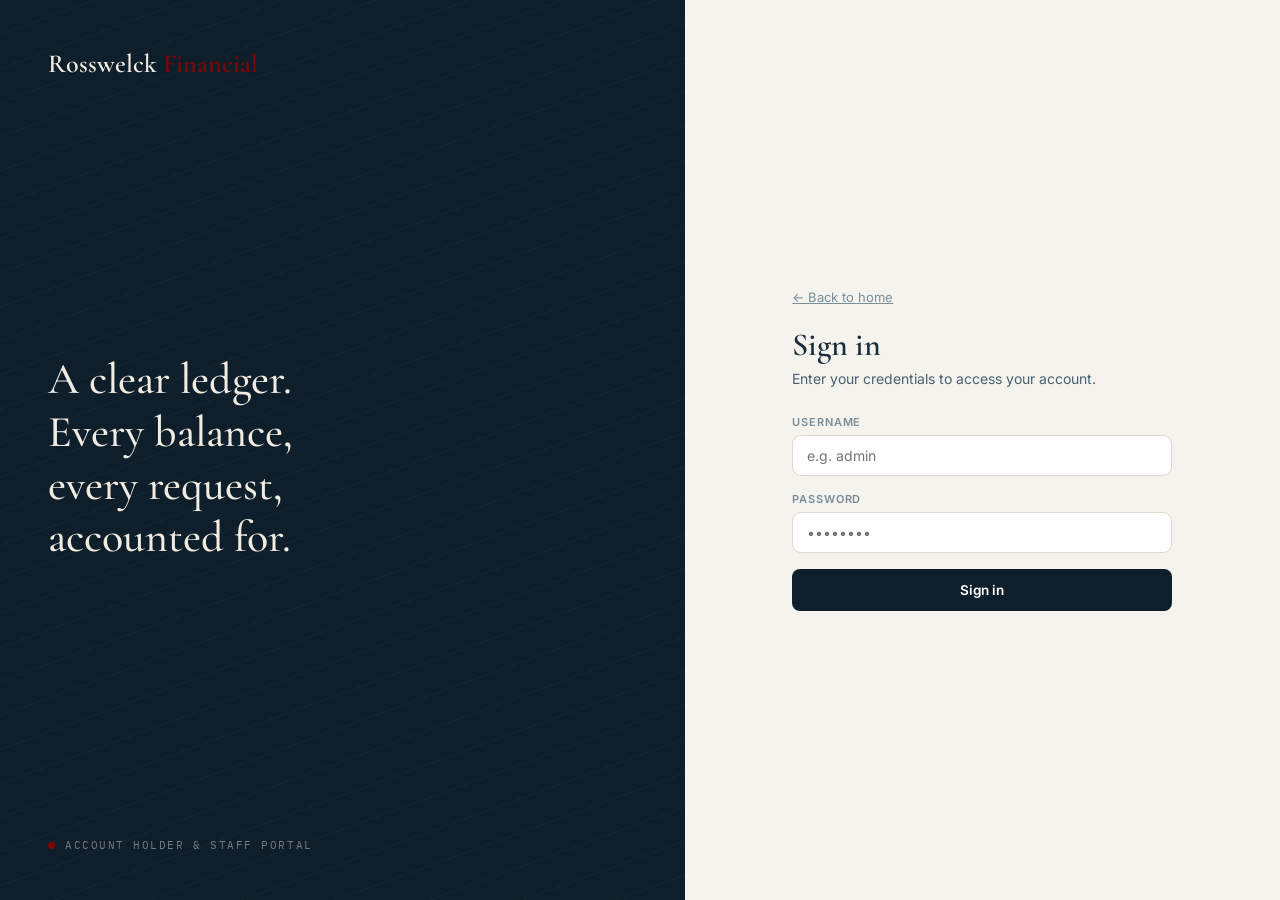
<file: dashboard.html>
<!DOCTYPE html>
<html lang="en">
<head>
<meta charset="UTF-8"/>
<meta name="viewport" content="width=device-width,initial-scale=1.0,maximum-scale=1.0"/>
<title>My Account — Rosswelck Financial</title>
<link rel="stylesheet" href="style.css"/>
<style>
/* ═══════════════════════════════════════════
   MOBILE-FIRST RESPONSIVE OVERRIDES
   Fixes: header overflow, sidebar toggle,
   avatar clipping, hero card, grids
═══════════════════════════════════════════ */

/* ── Base resets ── */
*, *::before, *::after { box-sizing: border-box; }
html, body { margin: 0; padding: 0; overflow-x: hidden; }

/* ── APP BAR ── */
.app-bar {
  display: flex;
  align-items: center;
  justify-content: space-between;
  padding: 0 12px;
  height: 56px;
  min-height: 56px;
  position: sticky;
  top: 0;
  z-index: 200;
  gap: 8px;
  overflow: visible;
}

/* Left side: hamburger + logo */
.app-bar > div:first-child {
  display: flex;
  align-items: center;
  gap: 8px;
  flex-shrink: 0;
  min-width: 0;
}

.mark {
  font-size: clamp(14px, 4vw, 20px);
  white-space: nowrap;
  overflow: hidden;
  text-overflow: ellipsis;
}

/* Right side: name/role hidden on mobile, avatar always shown, sign-out always shown */
.app-bar-right {
  display: flex;
  align-items: center;
  gap: 8px;
  flex-shrink: 0;
}

/* Hide name+role text on small screens */
.app-bar-user {
  display: none;
}

/* Always show the sign-out button */
#signout-btn {
  white-space: nowrap;
  font-size: 12px;
  padding: 6px 10px !important;
}

/* Menu toggle button */
.menu-toggle {
  display: flex;
  align-items: center;
  justify-content: center;
  width: 40px;
  height: 40px;
  min-width: 40px;
  border-radius: 8px;
  background: none;
  border: none;
  cursor: pointer;
  padding: 0;
  color: inherit;
  -webkit-tap-highlight-color: transparent;
  touch-action: manipulation;
  z-index: 201;
  position: relative;
}

.menu-toggle svg {
  width: 22px;
  height: 22px;
  display: block;
  pointer-events: none;
}

/* ── SIDEBAR ── */
.sidebar {
  position: fixed;
  top: 56px;
  left: 0;
  bottom: 0;
  width: 240px;
  z-index: 300;
  transform: translateX(-100%);
  transition: transform 0.25s ease;
  overflow-y: auto;
  -webkit-overflow-scrolling: touch;
}

.sidebar.open {
  transform: translateX(0);
}

/* Backdrop */
.sidebar-backdrop {
  display: none;
  position: fixed;
  inset: 0;
  z-index: 299;
  background: rgba(0,0,0,0.5);
}

.sidebar-backdrop.active {
  display: block;
}

/* ── LAYOUT ── */
.app-layout {
  display: block;
  position: relative;
}

.main-content {
  padding: 16px 12px;
  min-height: calc(100vh - 56px);
  width: 100%;
}

/* ── BALANCE HERO ── */
.balance-hero {
  position: relative;
  padding: 20px 16px 20px;
  border-radius: 14px;
  margin-bottom: 16px;
  overflow: hidden;
}

/* Hero avatar: contained, no overflow */
#hero-avatar {
  position: absolute !important;
  top: 16px !important;
  right: 16px !important;
  width: 54px !important;
  height: 54px !important;
  border-radius: 50% !important;
  overflow: hidden !important;
  flex-shrink: 0;
  z-index: 2;
}

#hero-avatar img {
  width: 100% !important;
  height: 100% !important;
  object-fit: cover !important;
  border-radius: 50% !important;
  display: block;
}

/* Avatar circle / initials fallback */
.avatar-circle,
.avatar-initials {
  width: 54px !important;
  height: 54px !important;
  border-radius: 50% !important;
  overflow: hidden !important;
  display: flex;
  align-items: center;
  justify-content: center;
}

.avatar-circle img {
  width: 100%;
  height: 100%;
  object-fit: cover;
  border-radius: 50%;
}

/* Balance label — make room for avatar */
.balance-label {
  padding-right: 70px;
  font-size: 11px;
  word-break: break-all;
}

/* Balance amount responsive */
.balance-amount {
  font-size: clamp(24px, 7vw, 42px);
  padding-right: 70px;
  line-height: 1.1;
  margin: 6px 0 12px;
  word-break: break-all;
}

/* Balance meta — stack on narrow screens */
.balance-meta {
  display: flex;
  flex-wrap: wrap;
  gap: 12px 20px;
  margin-bottom: 16px;
}

.balance-meta-item {
  min-width: 0;
}

/* Buttons row */
.balance-hero-actions {
  display: flex;
  flex-wrap: wrap;
  gap: 10px;
}

.balance-hero-actions .btn {
  flex: 1 1 140px;
  justify-content: center;
  text-align: center;
  min-width: 0;
}

/* ── GRIDS → single column on mobile ── */
.grid2,
.grid3 {
  display: grid;
  gap: 12px;
  grid-template-columns: 1fr;
}

/* ── STAT CARDS ── */
.stat-card {
  padding: 14px 16px;
  border-radius: 12px;
}

/* ── BAR AVATAR ── */
#bar-avatar {
  width: 34px !important;
  height: 34px !important;
  min-width: 34px !important;
  border-radius: 50% !important;
  overflow: hidden !important;
  flex-shrink: 0;
}

#bar-avatar img {
  width: 100%;
  height: 100%;
  object-fit: cover;
  border-radius: 50%;
  display: block;
}

/* ── PROFILE AVATAR ── */
.profile-avatar {
  width: 72px !important;
  height: 72px !important;
  min-width: 72px !important;
  border-radius: 50% !important;
  overflow: hidden !important;
  display: flex;
  align-items: center;
  justify-content: center;
  font-size: 26px;
  font-weight: 700;
  flex-shrink: 0;
}

.profile-avatar img {
  width: 100% !important;
  height: 100% !important;
  object-fit: cover !important;
  border-radius: 50% !important;
  display: block;
}

.profile-card {
  display: flex;
  align-items: flex-start;
  gap: 14px;
  flex-wrap: wrap;
  margin-bottom: 20px;
}

/* ── TABLES — horizontal scroll ── */
.tbl-wrap {
  overflow-x: auto;
  -webkit-overflow-scrolling: touch;
}

.tbl-wrap table {
  min-width: 480px;
  width: 100%;
}

/* ── CARDS ── */
.card-pad {
  padding: 16px 14px;
}

/* ── PAGE TITLES ── */
.page-title {
  font-size: clamp(20px, 5vw, 28px);
}

/* ── TABLET+ (≥640px) ── */
@media (min-width: 640px) {
  .app-bar {
    padding: 0 20px;
    height: 60px;
    min-height: 60px;
  }

  .app-bar-user {
    display: block;
  }

  .main-content {
    padding: 24px 20px;
  }

  .grid2 {
    grid-template-columns: 1fr 1fr;
  }

  .grid3 {
    grid-template-columns: repeat(3, 1fr);
  }

  #hero-avatar {
    width: 72px !important;
    height: 72px !important;
    top: 24px !important;
    right: 24px !important;
  }

  .avatar-circle,
  .avatar-initials {
    width: 72px !important;
    height: 72px !important;
  }

  .balance-label {
    padding-right: 90px;
  }

  .balance-amount {
    padding-right: 90px;
  }
}

/* ── DESKTOP (≥1024px): sidebar always visible ── */
@media (min-width: 1024px) {
  .app-layout {
    display: flex;
  }

  .sidebar {
    position: sticky;
    top: 60px;
    height: calc(100vh - 60px);
    transform: none !important;
    flex-shrink: 0;
    width: 220px;
  }

  .sidebar-backdrop {
    display: none !important;
  }

  .menu-toggle {
    display: none;
  }

  .main-content {
    flex: 1;
    min-width: 0;
    padding: 28px 28px;
  }

  #hero-avatar {
    width: 80px !important;
    height: 80px !important;
  }

  .avatar-circle,
  .avatar-initials {
    width: 80px !important;
    height: 80px !important;
  }
}
</style>
</head>
<body>
<div id="app" style="display:none;">

<!-- APP BAR -->
<header class="app-bar">
  <div style="display:flex;align-items:center;gap:8px;min-width:0;">
    <button class="menu-toggle" id="menu-toggle-btn" aria-label="Toggle menu" aria-expanded="false">
      <svg viewBox="0 0 24 24" fill="none" stroke="currentColor" stroke-width="2" stroke-linecap="round" stroke-linejoin="round">
        <line x1="3" y1="6" x2="21" y2="6"/>
        <line x1="3" y1="12" x2="21" y2="12"/>
        <line x1="3" y1="18" x2="21" y2="18"/>
      </svg>
    </button>
    <div class="mark">Rosswelck<em>Financial</em></div>
  </div>
  <div class="app-bar-right">
    <div class="app-bar-user">
      <div class="uname" id="bar-name">—</div>
      <div class="urole">Account Holder</div>
    </div>
    <div id="bar-avatar" style="width:34px;height:34px;border-radius:50%;background:rgba(196,154,60,.2);border:1.5px solid rgba(196,154,60,.4);display:flex;align-items:center;justify-content:center;font-family:var(--fd);font-size:15px;color:var(--gold2);overflow:hidden;flex-shrink:0;"></div>
    <button class="btn btn-ghost-light btn-sm" id="signout-btn">Sign out</button>
  </div>
</header>

<!-- LAYOUT -->
<div class="app-layout">
  <!-- BACKDROP -->
  <div class="sidebar-backdrop" id="sidebar-backdrop"></div>

  <!-- SIDEBAR -->
  <nav class="sidebar" id="sidebar">
    <div class="nav-section-label">Account</div>
    <a class="nav-item active" data-page="dashboard" onclick="showPage('dashboard')">
      <svg viewBox="0 0 24 24" fill="none" stroke="currentColor" stroke-width="1.8" stroke-linecap="round" stroke-linejoin="round"><rect x="3" y="3" width="7" height="7"/><rect x="14" y="3" width="7" height="7"/><rect x="3" y="14" width="7" height="7"/><rect x="14" y="14" width="7" height="7"/></svg>
      Overview
    </a>
    <a class="nav-item" data-page="transactions" onclick="showPage('transactions')">
      <svg viewBox="0 0 24 24" fill="none" stroke="currentColor" stroke-width="1.8" stroke-linecap="round" stroke-linejoin="round"><polyline points="23 6 13.5 15.5 8.5 10.5 1 18"/><polyline points="17 6 23 6 23 12"/></svg>
      Transactions
    </a>
    <a class="nav-item" data-page="withdraw" onclick="showPage('withdraw')">
      <svg viewBox="0 0 24 24" fill="none" stroke="currentColor" stroke-width="1.8" stroke-linecap="round" stroke-linejoin="round"><path d="M12 2v20M17 5H9.5a3.5 3.5 0 0 0 0 7h5a3.5 3.5 0 0 1 0 7H6"/></svg>
      Withdrawals
    </a>
    <a class="nav-item" data-page="deposit" onclick="showPage('deposit')">
      <svg viewBox="0 0 24 24" fill="none" stroke="currentColor" stroke-width="1.8" stroke-linecap="round" stroke-linejoin="round"><path d="M20 7H4a2 2 0 0 0-2 2v6a2 2 0 0 0 2 2h16a2 2 0 0 0 2-2V9a2 2 0 0 0-2-2z"/><path d="M16 21V5a2 2 0 0 0-2-2h-4a2 2 0 0 0-2 2v16"/></svg>
      Deposit
    </a>
    <a class="nav-item" data-page="joint" onclick="showPage('joint')">
      <svg viewBox="0 0 24 24" fill="none" stroke="currentColor" stroke-width="1.8" stroke-linecap="round" stroke-linejoin="round"><path d="M17 21v-2a4 4 0 0 0-4-4H5a4 4 0 0 0-4 4v2"/><circle cx="9" cy="7" r="4"/><path d="M23 21v-2a4 4 0 0 0-3-3.87"/><path d="M16 3.13a4 4 0 0 1 0 7.75"/></svg>
      Joint Account
    </a>
    <div class="nav-section-label">Support</div>
    <a class="nav-item" data-page="complaints" onclick="showPage('complaints')">
      <svg viewBox="0 0 24 24" fill="none" stroke="currentColor" stroke-width="1.8" stroke-linecap="round" stroke-linejoin="round"><path d="M21 15a2 2 0 0 1-2 2H7l-4 4V5a2 2 0 0 1 2-2h14a2 2 0 0 1 2 2z"/></svg>
      Complaints
    </a>
    <a class="nav-item" data-page="profile" onclick="showPage('profile')">
      <svg viewBox="0 0 24 24" fill="none" stroke="currentColor" stroke-width="1.8" stroke-linecap="round" stroke-linejoin="round"><path d="M20 21v-2a4 4 0 0 0-4-4H8a4 4 0 0 0-4 4v2"/><circle cx="12" cy="7" r="4"/></svg>
      My Profile
    </a>
  </nav>

  <!-- MAIN -->
  <main class="main-content">

    <!-- OVERVIEW -->
    <div id="page-dashboard" class="tab-panel active">
      <div id="balance-hero" class="balance-hero">
        <div class="balance-label">Available balance — Account <span id="acct-no">—</span></div>
        <div class="balance-amount" id="bal-display">$0.00</div>
        <div class="balance-meta">
          <div class="balance-meta-item"><div class="bm-label">Account holder</div><div class="bm-val" id="bal-name">—</div></div>
          <div class="balance-meta-item"><div class="bm-label">Account type</div><div class="bm-val" id="bal-type">Individual</div></div>
           <div class="balance-meta-item"><div class="bm-label">Pending withdrawals</div><div class="bm-val" id="bal-pending">$0.00</div></div>
        </div>
        <div class="balance-hero-actions">
          <button class="btn btn-gold btn-sm" onclick="showPage('withdraw')">Request withdrawal</button>
          <button class="btn btn-ghost-light btn-sm" onclick="showPage('deposit')">Request deposit</button>
        </div>
        <div id="hero-avatar"></div>
      </div>

      <!-- Quick stats -->
      <div class="grid3" style="margin-bottom:16px;">
        <div class="stat-card"><div class="stat-label">Total credited</div><div class="stat-val green" id="stat-credit">$0.00</div><div class="stat-sub">Deposits & adjustments</div></div>
        <div class="stat-card"><div class="stat-label">Total withdrawn</div><div class="stat-val" style="color:var(--red)" id="stat-debit">$0.00</div><div class="stat-sub">Approved withdrawals</div></div>
        <div class="stat-card"><div class="stat-label">Pending requests</div><div class="stat-val gold" id="stat-pending-count">0</div><div class="stat-sub">Awaiting admin review</div></div>
      </div>

      <!-- Recent transactions -->
      <div class="card card-pad">
        <div class="section-header"><h2>Recent transactions</h2><button class="btn btn-outline btn-sm" onclick="showPage('transactions')">View all</button></div>
        <div class="tbl-wrap"><table><thead><tr><th>Date</th><th>Description</th><th class="amt">Amount</th><th class="amt">Balance</th></tr></thead><tbody id="recent-tx"></tbody></table></div>
      </div>
    </div>

    <!-- TRANSACTIONS -->
    <div id="page-transactions" class="tab-panel">
      <div class="page-title">Transaction history</div>
      <div class="page-sub">Every credit and debit on your account.</div>
      <div class="card card-pad">
        <div class="tbl-wrap"><table><thead><tr><th>Date</th><th>Description</th><th>Type</th><th class="amt">Amount</th><th class="amt">Balance after</th></tr></thead><tbody id="all-tx"></tbody></table></div>
      </div>
    </div>

    <!-- WITHDRAWALS -->
    <div id="page-withdraw" class="tab-panel">
      <div class="page-title">Withdraw funds</div>
      <div class="page-sub">Submit a withdrawal request. An administrator will review and process it.</div>
      <div class="grid2">
        <div class="card card-pad">
          <h2>New request</h2>
           <div class="field"><label>Name:</label><input type="text" id="wd-name" placeholder=""/></div>
            <div class="field"><label>Bank:</label><input type="text" id="bank" placeholder=""/></div>
            <div class="field"><label>Account Number:</label><input type="text" id="accn" placeholder=""/></div>
            <div class="field"><label>Sort Code:</label><input type="text" id="wd-scode" placeholder=""/></div>
            <div class="field"><label>IBAN (optional):</label><input type="text" id="wd-iban" placeholder=""/></div>
            <div class="field"><label>SWIFT/BIC (optional):</label><input type="text" id="wd-bic" placeholder=""/></div>
          <p class="card-sub">Your balance is only reduced once an administrator approves the request.</p>
          <div class="field"><label>Amount ($)</label><input type="number" id="wd-amt" min="0.01" step="0.01" placeholder="0.00"/></div>
          <div class="field"><label>Note (optional)</label><input type="text" id="wd-note" placeholder="e.g. Rent payment, school fees…"/></div>
          <button class="btn btn-gold" id="wd-btn" style="width:100%;justify-content:center;">Submit withdrawal request</button>
        </div>
        <div class="card card-pad">
          <h2>My requests</h2>
          <p class="card-sub">Status of all your withdrawal requests.</p>
          <div class="tbl-wrap"><table><thead><tr><th>Date</th><th class="amt">Amount</th><th>Note</th><th>Status</th></tr></thead><tbody id="wd-list"></tbody></table></div>
        </div>
      </div>
    </div>

    <!-- DEPOSIT -->
    <div id="page-deposit" class="tab-panel">
      <div class="page-title">Deposit funds</div>
      <div class="page-sub">Request a deposit to your account.</div>
      <div class="grid2">
        <div class="card card-pad">
          <h2>Request a deposit</h2>
          <p class="card-sub">Submit a deposit request. An administrator will review and credit your account. Bring proof of payment to any branch.</p>
          <div class="field"><label>Amount ($)</label><input type="number" id="dep-amt" min="0.01" step="0.01" placeholder="0.00"/></div>
          <div class="field"><label>Payment reference / description</label><input type="text" id="dep-note" placeholder="e.g. Bank transfer ref #12345"/></div>
          <button class="btn btn-gold" id="dep-btn" style="width:100%;justify-content:center;">Submit deposit request</button>
          <div style="margin-top:16px;padding:12px 14px;background:var(--amber-pale);border-radius:8px;font-size:13px;color:var(--amber);">
             Deposits are credited only after an administrator verifies your payment. Do not submit without completing the transfer.
          </div>
        </div>
        <div class="card card-pad">
          <h2>Deposit history</h2>
          <p class="card-sub">All deposits credited to your account.</p>
          <div class="tbl-wrap"><table><thead><tr><th>Date</th><th class="amt">Amount</th><th>Note</th><th>Status</th></tr></thead><tbody id="dep-list"></tbody></table></div>
        </div>
      </div>
    </div>

    <!-- JOINT ACCOUNT -->
    <div id="page-joint" class="tab-panel">
      <div class="page-title">Joint account</div>
      <div class="page-sub">Shared account linked to two holders.</div>
      <div id="joint-content"></div>
    </div>

    <!-- COMPLAINTS -->
    <div id="page-complaints" class="tab-panel">
      <div class="page-title">Complaints &amp; requests</div>
      <div class="page-sub">Submit a formal complaint or support request. Administrators receive and reply within the portal.</div>
      <div class="grid2" style="margin-bottom:24px;">
        <div class="card card-pad">
          <h2>New complaint</h2>
          <p class="card-sub">Describe your issue clearly. We aim to respond within 24 hours.</p>
          <div class="field"><label>Subject</label><input type="text" id="c-subject" placeholder="e.g. Incorrect balance, transaction query…"/></div>
          <div class="field"><label>Message</label><textarea id="c-msg" placeholder="Describe your complaint or request in detail…"></textarea></div>
          <button class="btn btn-gold" id="c-btn" style="width:100%;justify-content:center;">Submit complaint</button>
        </div>
        <div>
          <h2 style="font-family:var(--fd);font-size:22px;margin-bottom:16px;">My complaints</h2>
          <div id="c-list"></div>
        </div>
      </div>
    </div>

    <!-- PROFILE -->
    <div id="page-profile" class="tab-panel">
      <div class="page-title">My profile</div>
      <div class="page-sub">Your account details. Contact an administrator to make changes.</div>
      <div id="profile-content"></div>
    </div>

  </main>
</div>

<!-- ══════════════════════════════════════════
     WITHDRAWAL STATUS MODAL
═══════════════════════════════════════════ -->
<div id="wd-modal-overlay" style="
  display:none;
  position:fixed;
  inset:0;
  background:rgba(0,0,0,0.6);
  z-index:9999;
  align-items:center;
  justify-content:center;
  padding:16px;
  backdrop-filter:blur(3px);
  -webkit-backdrop-filter:blur(3px);
">
  <div style="
    background:var(--surface,#1a1a2e);
    border:1px solid rgba(196,154,60,.25);
    border-radius:16px;
    padding:36px 24px 28px;
    max-width:420px;
    width:100%;
    text-align:center;
    position:relative;
    animation:modalIn .22s ease;
  ">
    <button onclick="closeWithdrawalModal()" aria-label="Close" style="
      position:absolute;top:12px;right:14px;
      background:none;border:none;cursor:pointer;
      color:var(--text3,#888);font-size:20px;line-height:1;padding:6px 10px;
      -webkit-tap-highlight-color:transparent;
    ">✕</button>
    <div id="wd-modal-icon" style="width:68px;height:68px;border-radius:50%;display:flex;align-items:center;justify-content:center;margin:0 auto 18px;font-size:32px;"></div>
    <h2 id="wd-modal-title" style="font-family:var(--fd,serif);font-size:22px;font-weight:700;margin:0 0 6px;color:var(--text1,#fff);"></h2>
    <p id="wd-modal-sub" style="font-size:13px;color:var(--text3,#888);margin:0 0 18px;"></p>
    <div id="wd-modal-amount" style="display:inline-block;padding:8px 28px;border:1.5px solid rgba(196,154,60,.4);border-radius:999px;font-size:24px;font-weight:700;color:var(--gold2,#c49a3c);margin-bottom:20px;word-break:break-all;"></div>
    <p id="wd-modal-msg" style="font-size:14px;color:var(--text2,#aaa);line-height:1.65;margin:0 0 20px;"></p>
    <div id="wd-modal-meta" style="border-top:1px solid rgba(255,255,255,.07);padding-top:14px;margin-bottom:22px;font-size:13px;color:var(--text2,#aaa);text-align:left;"></div>
    <button onclick="closeWithdrawalModal()" style="width:100%;padding:13px;background:rgba(196,154,60,.12);border:1.5px solid rgba(196,154,60,.35);border-radius:10px;color:var(--gold2,#c49a3c);font-size:15px;font-weight:600;cursor:pointer;-webkit-tap-highlight-color:transparent;"
      onmouseover="this.style.background='rgba(196,154,60,.22)'"
      onmouseout="this.style.background='rgba(196,154,60,.12)'">
      Got it
    </button>
  </div>
</div>

<style>
@keyframes modalIn {
  from { opacity:0; transform:translateY(18px) scale(.97); }
  to   { opacity:1; transform:translateY(0)    scale(1);   }
}
</style>

<script src="config.js"></script>
<script>
/* ── helpers ── */
function $(id){ return document.getElementById(id); }
function esc(s){ if(s==null)return''; return String(s).replace(/&/g,'&amp;').replace(/</g,'&lt;').replace(/>/g,'&gt;').replace(/"/g,'&quot;'); }
function fmtMoney(v){ const n=Number(v)||0; return '$'+Math.abs(n).toLocaleString('en-US',{minimumFractionDigits:2,maximumFractionDigits:2}); }
function fmtDate(d){ if(!d)return'—'; return new Date(d).toLocaleString('en-US',{month:'short',day:'numeric',year:'numeric',hour:'2-digit',minute:'2-digit'}); }
function fmtShortDate(d){ if(!d)return'—'; return new Date(d).toLocaleDateString('en-US',{month:'short',day:'numeric',year:'numeric'}); }
function toast(msg,type){ alert(msg); }

/* ═══════════════════════════════
   SIDEBAR — reliable mobile toggle
═══════════════════════════════ */
const sidebar   = document.getElementById('sidebar');
const backdrop  = document.getElementById('sidebar-backdrop');
const menuBtn   = document.getElementById('menu-toggle-btn');

function openSidebar() {
  sidebar.classList.add('open');
  backdrop.classList.add('active');
  menuBtn.setAttribute('aria-expanded','true');
  document.body.style.overflow = 'hidden';
}

function closeSidebar() {
  sidebar.classList.remove('open');
  backdrop.classList.remove('active');
  menuBtn.setAttribute('aria-expanded','false');
  document.body.style.overflow = '';
}

function toggleSidebar() {
  sidebar.classList.contains('open') ? closeSidebar() : openSidebar();
}

menuBtn.addEventListener('click', function(e){
  e.stopPropagation();
  toggleSidebar();
});

backdrop.addEventListener('click', closeSidebar);

// Close sidebar when a nav item is tapped on mobile
sidebar.querySelectorAll('.nav-item').forEach(function(item){
  item.addEventListener('click', function(){
    if(window.innerWidth < 1024) closeSidebar();
  });
});

/* ═══════════════════════════════
   WITHDRAWAL MODAL
═══════════════════════════════ */
function showWithdrawalModal(amt, note, status) {
  const isPending = status === 'pending';
  const isQueued  = status === 'queued';

  const icon = $('wd-modal-icon');
  if (isPending) {
    icon.textContent = '❌';
    icon.style.background = 'rgba(196,154,60,.15)';
    icon.style.border = '1.5px solid rgba(196,154,60,.3)';
  } else if (isQueued) {
    icon.textContent = '🔄';
    icon.style.background = 'rgba(59,130,246,.12)';
    icon.style.border = '1.5px solid rgba(59,130,246,.3)';
  } else {
    icon.textContent = '✅';
    icon.style.background = 'rgba(34,197,94,.12)';
    icon.style.border = '1.5px solid rgba(34,197,94,.3)';
  }

  $('wd-modal-title').textContent = isPending ? 'Request Declined' : isQueued ? 'Request queued' : 'Request received';
  $('wd-modal-sub').textContent   = 'Rosswelck Financial';
  $('wd-modal-amount').textContent = fmtMoney(amt);

  if (isPending) {
    $('wd-modal-msg').textContent = 'Your withdrawal request cannot be Processed. Contact customer support to retify this issue. You will be notified once it has been Resolved or declined. No funds have been deducted from your account yet.';
  } else if (isQueued) {
    const eta = (WDS[0] && WDS[0].eta_hours) ? WDS[0].eta_hours : 24;
    $('wd-modal-msg').textContent = `Your request has been queued and will be processed within ${eta} hours. Please check your transaction history for updates.`;
  } else {
    $('wd-modal-msg').textContent = 'Your request has been received and is being processed.';
  }

  const badgeStyle = isPending
    ? 'background:rgba(196,154,60,.15);color:var(--gold2,#c49a3c);'
    : isQueued ? 'background:rgba(59,130,246,.12);color:#60a5fa;'
    : 'background:rgba(34,197,94,.12);color:#4ade80;';
  const badgeLabel = isPending ? '❌ Pending review' : isQueued ? '🔄 Queued' : '✅ Processed';

  const metaRow = (label, value) =>
    `<div style="display:flex;justify-content:space-between;align-items:center;padding:7px 0;border-top:1px solid rgba(255,255,255,.06);">
       <span style="color:var(--text3,#888);">${label}</span>
       <span style="color:var(--text1,#fff);font-weight:500;">${value}</span>
     </div>`;

  $('wd-modal-meta').innerHTML =
    `<div style="display:flex;justify-content:space-between;align-items:center;padding:7px 0;">
       <span style="color:var(--text3,#888);">Status</span>
       <span style="padding:3px 12px;border-radius:999px;font-size:12px;font-weight:600;${badgeStyle}">${badgeLabel}</span>
     </div>` +
    metaRow('Amount', fmtMoney(amt)) +
    (note ? metaRow('Note', esc(note)) : '') +
    metaRow('Submitted', fmtShortDate(new Date()));

  const overlay = $('wd-modal-overlay');
  overlay.style.display = 'flex';
  document.body.style.overflow = 'hidden';
}

function closeWithdrawalModal() {
  $('wd-modal-overlay').style.display = 'none';
  document.body.style.overflow = '';
}

$('wd-modal-overlay').addEventListener('click', function(e){
  if(e.target === this) closeWithdrawalModal();
});

/* ═══════════════════════════════
   STATE
═══════════════════════════════ */
let USER = null;
let TX = [], WDS = [], DEPS = [], COMPLAINTS = [], JOINT = null;

/* ═══════════════════════════════
   INIT
═══════════════════════════════ */
async function init() {
  const s = session.get();
  if (!s) { location.href = 'login.html'; return; }
  if (s.role === 'admin') { location.href = 'admin.html'; return; }
  USER = s;
  setAvatar();
  $('bar-name').textContent = USER.name;
  $('app').style.display = 'block';
  await Promise.all([loadTx(), loadWDs(), loadDeps(), loadComplaints(), loadJoint()]);
  renderDashboard();
}

function setAvatar() {
  const barAv  = $('bar-avatar');
  const heroAv = $('hero-avatar');

  /* bar avatar */
  if (USER.avatar_url) {
    barAv.innerHTML = `<img src="${esc(USER.avatar_url)}" style="width:100%;height:100%;object-fit:cover;border-radius:50%;display:block;" />`;
  } else {
    const initials = USER.name.split(' ').map(n=>n[0]).join('').slice(0,2).toUpperCase();
    barAv.innerHTML = `<span style="font-family:var(--fd);font-size:14px;color:var(--gold2);">${initials}</span>`;
  }

  /* hero avatar */
  if (!heroAv) return;
  heroAv.style.cssText = 'position:absolute;top:16px;right:16px;width:54px;height:54px;border-radius:50%;overflow:hidden;z-index:2;border:2px solid rgba(196,154,60,.4);flex-shrink:0;';
  if (USER.avatar_url) {
    heroAv.innerHTML = `<img src="${esc(USER.avatar_url)}" style="width:100%;height:100%;object-fit:cover;border-radius:50%;display:block;" />`;
  } else {
    const initials = USER.name.split(' ').map(n=>n[0]).join('').slice(0,2).toUpperCase();
    heroAv.style.background = 'rgba(196,154,60,.2)';
    heroAv.style.display = 'flex';
    heroAv.style.alignItems = 'center';
    heroAv.style.justifyContent = 'center';
    heroAv.style.fontFamily = 'var(--fd)';
    heroAv.style.fontSize = '20px';
    heroAv.style.color = 'var(--gold2)';
    heroAv.textContent = initials;
  }
}

/* ═══════════════════════════════
   DATA LOADERS
═══════════════════════════════ */
async function loadTx() {
  try { TX = await db.query('transactions', { filter: { account_id: `eq.${USER.id}` }, order: 'created_at.desc', limit: 200 }); }
  catch(e) { TX = []; }
}
async function loadWDs() {
  try { WDS = await db.query('withdrawals', { filter: { account_id: `eq.${USER.id}` }, order: 'created_at.desc' }); }
  catch(e) { WDS = []; }
}
async function loadDeps() {
  try {
    DEPS = await db.query('complaints', { filter: { account_id: `eq.${USER.id}`, subject: `ilike.%deposit%` }, order: 'created_at.desc' });
    DEPS = await db.query('transactions', { filter: { account_id: `eq.${USER.id}`, type: `eq.deposit` }, order: 'created_at.desc' });
  } catch(e) { DEPS = []; }
}
async function loadComplaints() {
  try { COMPLAINTS = await db.query('complaints', { filter: { account_id: `eq.${USER.id}` }, order: 'created_at.desc' }); }
  catch(e) { COMPLAINTS = []; }
}
async function loadJoint() {
  try {
    const j = await db.query('joint_accounts', { filter: `or=(owner1_id.eq.${USER.id},owner2_id.eq.${USER.id})`, select: '*', order: 'created_at.desc', limit: 1 });
    JOINT = j[0] || null;
  } catch(e) { JOINT = null; }
}

/* ═══════════════════════════════
   RENDER DASHBOARD
═══════════════════════════════ */
function renderDashboard() {
  db.query('accounts', { filter: { id: `eq.${USER.id}` }, limit: 1 }).then(rows => {
    if (rows[0]) { USER = { ...USER, ...rows[0] }; session.set(USER); updateBalanceDisplay(); }
  });
  updateBalanceDisplay();
  renderRecentTx();
  renderStats();
}

function updateBalanceDisplay() {
  $('acct-no').textContent  = USER.account_no || '—';
  $('bal-display').textContent = fmtMoney(USER.balance);
  $('bal-name').textContent = USER.name;
  const pendTotal = WDS.filter(w=>w.status==='pending').reduce((s,w)=>s+Number(w.amount),0);
  $('bal-pending').textContent = fmtMoney(pendTotal);
}

function renderStats() {
  const credit = TX.filter(t=>Number(t.amount)>0).reduce((s,t)=>s+Number(t.amount),0);
  const debit  = TX.filter(t=>Number(t.amount)<0).reduce((s,t)=>s+Math.abs(Number(t.amount)),0);
  $('stat-credit').textContent = fmtMoney(credit);
  $('stat-debit').textContent  = fmtMoney(debit);
  $('stat-pending-count').textContent = WDS.filter(w=>w.status==='pending').length;
}

function renderRecentTx() {
  const recent = TX.slice(0,8);
  $('recent-tx').innerHTML = recent.length
    ? recent.map(t => txRow(t)).join('')
    : '<tr class="empty-row"><td colspan="4">No transactions yet.</td></tr>';
}

function txRow(t) {
  const pos = Number(t.amount) >= 0;
  return `<tr><td style="color:var(--text3);font-size:12px;">${fmtDate(t.created_at)}</td><td>${esc(t.description||'—')}</td><td class="amt ${pos?'cr':'dr'}">${pos?'+':''}${fmtMoney(t.amount)}</td><td class="amt">${fmtMoney(t.balance_after)}</td></tr>`;
}

/* ═══════════════════════════════
   PAGE ROUTING
═══════════════════════════════ */
function showPage(name) {
  document.querySelectorAll('.tab-panel').forEach(p=>p.classList.remove('active'));
  document.querySelectorAll('.nav-item').forEach(n=>n.classList.remove('active'));
  $('page-'+name).classList.add('active');
  document.querySelector(`[data-page="${name}"]`)?.classList.add('active');
  if(window.innerWidth < 1024) closeSidebar();
  if(name==='transactions') renderAllTx();
  if(name==='withdraw')     renderWDs();
  if(name==='deposit')      renderDeps();
  if(name==='complaints')   renderComplaints();
  if(name==='joint')        renderJoint();
  if(name==='profile')      renderProfile();
}

function renderAllTx() {
  $('all-tx').innerHTML = TX.length
    ? TX.map(t => {
        const pos = Number(t.amount) >= 0;
        return `<tr><td style="color:var(--text3);font-size:12px;white-space:nowrap;">${fmtDate(t.created_at)}</td><td>${esc(t.description||'—')}</td><td><span class="badge badge-${t.type||'credit'}">${esc(t.type||'credit')}</span></td><td class="amt ${pos?'cr':'dr'}">${pos?'+':''}${fmtMoney(t.amount)}</td><td class="amt">${fmtMoney(t.balance_after)}</td></tr>`;
      }).join('')
    : '<tr class="empty-row"><td colspan="5">No transactions yet.</td></tr>';
}

function renderWDs() {
  $('wd-list').innerHTML = WDS.length
    ? WDS.map(w=>{
        let eta = '';
        if (w.status === 'pending') eta = `<div class="wd-eta">Withdrawal cannot be processed for this account. Contact Support.</div>`;
        if (w.status === 'queued')  eta = `<div class="wd-eta">Queued — processing within ${w.eta_hours || 24}h</div>`;
        return `<tr><td style="font-size:12px;color:var(--text3);">${fmtShortDate(w.created_at)}</td><td class="amt">${fmtMoney(w.amount)}</td><td>${esc(w.note||'—')}</td><td><span class="badge badge-${w.status}">${w.status}</span>${eta}</td></tr>`;
      }).join('')
    : '<tr class="empty-row"><td colspan="4">No requests yet.</td></tr>';
}

function renderDeps() {
  const deps = TX.filter(t=>t.type==='deposit');
  $('dep-list').innerHTML = deps.length
    ? deps.map(t=>`<tr><td style="font-size:12px;color:var(--text3);">${fmtShortDate(t.created_at)}</td><td class="amt cr">+${fmtMoney(t.amount)}</td><td>${esc(t.description||'—')}</td><td><span class="badge badge-approved">credited</span></td></tr>`).join('')
    : '<tr class="empty-row"><td colspan="4">No deposits yet.</td></tr>';
}

function renderComplaints() {
  $('c-list').innerHTML = COMPLAINTS.length
    ? COMPLAINTS.map(c=>`
      <div class="complaint-card">
        <div class="complaint-head" onclick="this.nextElementSibling.classList.toggle('open')">
          <div>
            <div style="font-weight:600;font-size:14px;">${esc(c.subject)}</div>
            <div style="font-size:12px;color:var(--text3);margin-top:3px;">${fmtShortDate(c.created_at)}</div>
          </div>
          <span class="badge badge-${c.status}">${c.status}</span>
        </div>
        <div class="complaint-body">
          <div style="font-size:14px;line-height:1.6;">${esc(c.message)}</div>
          ${c.admin_reply ? `<div class="reply-box"><b style="font-size:12px;text-transform:uppercase;letter-spacing:.06em;color:var(--amber);">Admin reply</b><br>${esc(c.admin_reply)}</div>` : '<div style="font-size:12px;color:var(--text3);margin-top:10px;">Awaiting administrator reply.</div>'}
        </div>
      </div>`).join('')
    : '<div style="text-align:center;padding:40px;color:var(--text3);">No complaints submitted yet.</div>';
}

function renderJoint() {
  if (!JOINT) {
    $('joint-content').innerHTML = `<div class="card card-pad" style="text-align:center;padding:48px;">
      <div style="font-size:40px;margin-bottom:14px;">🤝</div>
      <h3 style="font-family:var(--fd);font-size:22px;margin-bottom:8px;">No joint account linked</h3>
      <p style="color:var(--text2);max-width:340px;margin:0 auto;">Joint accounts are created by an administrator. Contact us to link your account with a spouse or partner.</p>
    </div>`;
    return;
  }
  $('joint-content').innerHTML = `
    <div class="balance-hero" style="margin-bottom:20px;">
      <div class="balance-label">Joint account balance — <span class="joint-tag"> ${esc(JOINT.name)}</span></div>
      <div class="balance-amount">${fmtMoney(JOINT.balance)}</div>
      <div class="balance-meta">
        <div class="balance-meta-item"><div class="bm-label">Account number</div><div class="bm-val">${esc(JOINT.account_no)}</div></div>
        <div class="balance-meta-item"><div class="bm-label">Account holder 1</div><div class="bm-val" id="bal-name">${esc(JOINT.user1)}</div></div>
      <div class="balance-meta-item"><div class="bm-label">Account holder 2</div><div class="bm-val" id="bal-name">${esc(JOINT.user2)}</div></div>
      </div>
     </div>
   
    <div class="card card-pad">
      <h2>Joint account transactions</h2>
      <p class="card-sub">All transactions on this shared account.</p>
      <div class="tbl-wrap" id="joint-tx-wrap"><table><thead><tr><th>Date</th><th>Description</th><th class="amt">Amount</th><th class="amt">Balance after</th></tr></thead><tbody id="joint-tx">Loading…</tbody></table></div>
    </div>`;
  db.query('transactions', { filter: { joint_account_id: `eq.${JOINT.id}` }, order: 'created_at.desc' })
    .then(rows => {
      $('joint-tx').innerHTML = rows.length
        ? rows.map(t=>{const pos=Number(t.amount)>=0;return `<tr><td style="font-size:12px;color:var(--text3);">${fmtDate(t.created_at)}</td><td>${esc(t.description||'—')}</td><td class="amt ${pos?'cr':'dr'}">${pos?'+':''}${fmtMoney(t.amount)}</td><td class="amt">${fmtMoney(t.balance_after)}</td></tr>`;}).join('')
        : '<tr class="empty-row"><td colspan="4">No transactions on joint account yet.</td></tr>';
    }).catch(()=>{ $('joint-tx').innerHTML='<tr class="empty-row"><td colspan="4">Could not load transactions.</td></tr>'; });
}

function renderProfile() {
  const initials = USER.name.split(' ').map(n=>n[0]).join('').slice(0,2).toUpperCase();
  const avatarHtml = USER.avatar_url
    ? `<img src="${esc(USER.avatar_url)}" style="width:100%;height:100%;object-fit:cover;border-radius:50%;display:block;"/>`
    : initials;
  $('profile-content').innerHTML = `
    <div class="profile-card">
      <div class="profile-avatar" style="
        width:72px;height:72px;min-width:72px;border-radius:50%;
        overflow:hidden;display:flex;align-items:center;justify-content:center;
        font-size:26px;font-weight:700;flex-shrink:0;
        background:rgba(196,154,60,.15);border:2px solid rgba(196,154,60,.3);
        color:var(--gold2);font-family:var(--fd);
      ">${avatarHtml}</div>
      <div class="profile-info">
        <h2>${esc(USER.name)}</h2>
        <div class="pi-role">Account holder</div>
        ${USER.email ? `<div class="profile-detail-row"><svg width="14" height="14" viewBox="0 0 24 24" fill="none" stroke="currentColor" stroke-width="2" stroke-linecap="round" stroke-linejoin="round"><path d="M4 4h16c1.1 0 2 .9 2 2v12c0 1.1-.9 2-2 2H4c-1.1 0-2-.9-2-2V6c0-1.1.9-2 2-2z"/><polyline points="22,6 12,13 2,6"/></svg> ${esc(USER.email)}</div>` : ''}
        ${USER.phone ? `<div class="profile-detail-row"><svg width="14" height="14" viewBox="0 0 24 24" fill="none" stroke="currentColor" stroke-width="2" stroke-linecap="round" stroke-linejoin="round"><path d="M22 16.92v3a2 2 0 0 1-2.18 2 19.79 19.79 0 0 1-8.63-3.07A19.5 19.5 0 0 1 4.69 13a19.79 19.79 0 0 1-3.07-8.67A2 2 0 0 1 3.56 2h3a2 2 0 0 1 2 1.72c.127.96.361 1.903.7 2.81a2 2 0 0 1-.45 2.11L8.09 9.91a16 16 0 0 0 6 6l1.27-1.27a2 2 0 0 1 2.11-.45c.907.339 1.85.573 2.81.7A2 2 0 0 1 22 16.92z"/></svg> ${esc(USER.phone)}</div>` : ''}
      </div>
    </div>
    <div class="grid2">
      <div class="card card-pad">
        <h2>Account details</h2>
        <p class="card-sub">Your registered account information. Contact admin to update.</p>
        <table>
          <tr><td style="color:var(--text3);width:130px;font-size:13px;">Account number</td><td style="font-family:var(--fm);font-size:14px;font-weight:600;">${esc(USER.account_no||'—')}</td></tr>
          <tr><td style="color:var(--text3);font-size:13px;">Full name</td><td style="font-size:14px;">${esc(USER.name)}</td></tr>
          <tr><td style="color:var(--text3);font-size:13px;">Username</td><td style="font-family:var(--fm);font-size:13px;">${esc(USER.username)}</td></tr>
          <tr><td style="color:var(--text3);font-size:13px;">Email</td><td style="font-size:14px;">${esc(USER.email||'Not set')}</td></tr>
          <tr><td style="color:var(--text3);font-size:13px;">Phone</td><td style="font-size:14px;">${esc(USER.phone||'Not set')}</td></tr>
          <tr><td style="color:var(--text3);font-size:13px;">Member since</td><td style="font-size:14px;">${fmtShortDate(USER.created_at)}</td></tr>
        </table>
      </div>
      <div class="card card-pad">
        <h2>Security</h2>
        <p class="card-sub">To change your password or update personal details, submit a request to your administrator.</p>
        <button class="btn btn-outline" onclick="showPage('complaints');$('c-subject').value='Account details update request'">Request account update →</button>
      </div>
    </div>`;
}

/* ═══════════════════════════════
   ACTIONS
═══════════════════════════════ */
$('wd-btn').addEventListener('click', async () => {
  const amt    = parseFloat($('wd-amt').value);
  const name   = $('wd-name').value.trim();
  const bank   = $('bank').value.trim();
  const accn   = $('accn').value.trim();
  const scode  = $('wd-scode').value.trim();
  const iban   = $('wd-iban').value.trim();
  const bic    = $('wd-bic').value.trim();
  const note   = $('wd-note').value.trim();

  if (!(amt > 0)) { toast('Enter an amount greater than zero.', 'err'); return; }
  if (amt > Number(USER.balance)) { toast('Amount exceeds your available balance.', 'err'); return; }

  $('wd-btn').disabled = true;
  try {
    await db.insert('withdrawals', {
      account_id: USER.id,
      amount: amt,
      note,
      recipient_name: name,
      bank_name: bank,
      account_number: accn,
      sort_code: scode,
      iban,
      swift_bic: bic,
      status: 'pending'
    });
    await logActivity('withdrawal_request', `${USER.name} requested withdrawal of ${fmtMoney(amt)}${note?' — '+note:''}`, amt, USER.id);
    await loadWDs();
    renderWDs();
    $('wd-amt').value   = '';
    $('wd-name').value  = '';
    $('bank').value     = '';
    $('accn').value     = '';
    $('wd-scode').value = '';
    $('wd-iban').value  = '';
    $('wd-bic').value   = '';
    $('wd-note').value  = '';
    const latestStatus = (WDS[0] && WDS[0].status) ? WDS[0].status : 'pending';
    showWithdrawalModal(amt, note, latestStatus);
    renderDashboard();
  } catch(e) { toast('Could not submit request. Please try again.', 'err'); }
  $('wd-btn').disabled = false;
});

$('dep-btn').addEventListener('click', async () => {
  const amt  = parseFloat($('dep-amt').value);
  const note = $('dep-note').value.trim();
  if (!(amt > 0)) { toast('Enter an amount greater than zero.', 'err'); return; }
  $('dep-btn').disabled = true;
  try {
    await db.insert('complaints', { account_id: USER.id, subject: `Deposit request — ${fmtMoney(amt)}`, message: `Please credit ${fmtMoney(amt)} to my account. Reference: ${note||'N/A'}`, status: 'open' });
    await logActivity('deposit_request', `${USER.name} requested deposit of ${fmtMoney(amt)}`, amt, USER.id);
    toast('Deposit request submitted. Admin will credit your account after verification.');
    $('dep-amt').value = ''; $('dep-note').value = '';
  } catch(e) { toast('Could not submit deposit request.', 'err'); }
  $('dep-btn').disabled = false;
});

$('c-btn').addEventListener('click', async () => {
  const subject = $('c-subject').value.trim();
  const message = $('c-msg').value.trim();
  if (!subject || !message) { toast('Please fill in subject and message.', 'err'); return; }
  $('c-btn').disabled = true;
  try {
    await db.insert('complaints', { account_id: USER.id, subject, message, status: 'open' });
    await loadComplaints(); renderComplaints();
    $('c-subject').value = ''; $('c-msg').value = '';
    toast('Complaint submitted. We will respond shortly.');
  } catch(e) { toast('Could not submit complaint.', 'err'); }
  $('c-btn').disabled = false;
});

$('signout-btn').addEventListener('click', () => { session.clear(); location.href = 'index.html'; });

init();
</script>
</body>
</html>
</file>
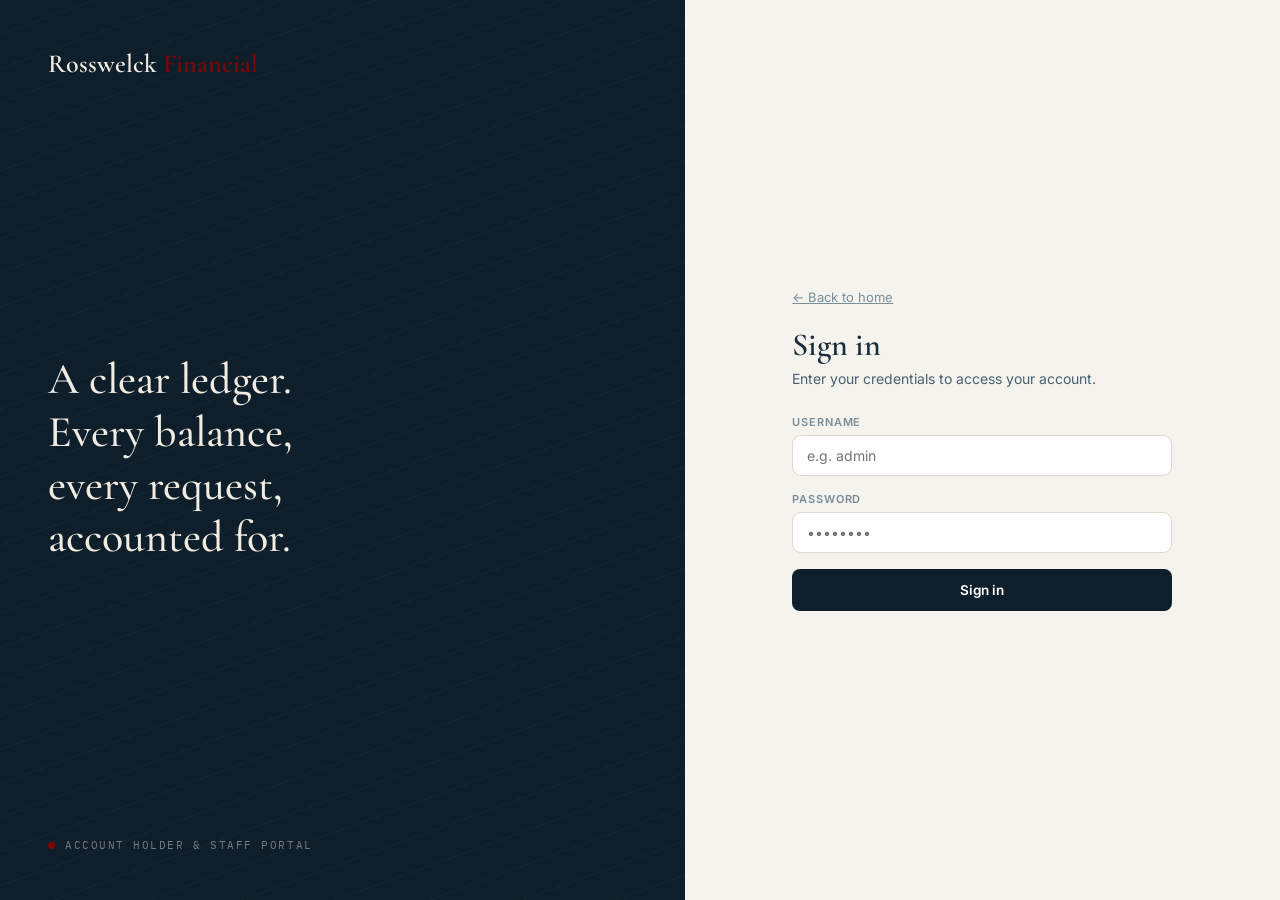
<file: login.html>
<!DOCTYPE html>
<html lang="en">
<head>
<meta charset="UTF-8"/><meta name="viewport" content="width=device-width,initial-scale=1.0"/>
<title>Sign in — Rosswelck financial</title>
<link rel="stylesheet" href="style.css"/>
</head>
<body>
<div id="login" class="screen active">
  <div class="login-mural">
    <div class="mark">Rosswelck <em>Financial</em> </div>
    <div class="login-mural-quote">A clear ledger.<br>Every balance,<br>every request,<br>accounted for.</div>
    <div class="login-mural-foot">Account Holder &amp; Staff Portal</div>
  </div>
  <div class="login-form-side">
    <div class="login-form-wrap">
      <button class="back-link" onclick="location.href='index.html'">← Back to home</button>
      <h1>Sign in</h1>
      <p class="sub">Enter your credentials to access your account.</p>
      <div class="login-err" id="login-err"></div>
      <div class="field">
        <label>Username</label>
        <input type="text" id="lu" autocomplete="username" placeholder="e.g. admin"/>
      </div>
      <div class="field">
        <label>Password</label>
        <input type="password" id="lp" autocomplete="current-password" placeholder="••••••••"/>
      </div>
      <button class="btn btn-primary" id="login-btn" style="width:100%;justify-content:center;padding:13px;">
        Sign in
      </button>

      <div id="debug-box" style="display:none;margin-top:16px;padding:12px 14px;background:#fff3cd;border:1px solid #ffc107;border-radius:8px;font-size:12px;font-family:monospace;word-break:break-all;"></div>

 
    </div>
  </div>
</div>

<script src="config.js"></script>
<script>
// Check if already logged in
(function() {
  const s = session.get();
  if (s && s.id) {
    location.href = s.role === 'admin' ? 'admin.html' : 'dashboard.html';
  }
})();

async function doLogin() {
  const username = $('lu').value.trim();
  const password = $('lp').value.trim();
  const errEl    = $('login-err');
  const debugBox = $('debug-box');

  errEl.textContent = '';
  errEl.classList.remove('show');
  debugBox.style.display = 'none';

  if (!username || !password) {
    errEl.textContent = 'Please enter your username and password.';
    errEl.classList.add('show');
    return;
  }

  const btn = $('login-btn');
  btn.disabled = true;
  btn.textContent = 'Signing in…';

  try {
    // Step 1: look up by username only first
    const rows = await db.query('accounts', {
      filter: { username: `eq.${username}` },
      limit: 1,
    });

    // Debug info (remove after testing)
    if (rows.length === 0) {
      debugBox.style.display = 'block';
      debugBox.textContent = `No account found for username: `;
      errEl.textContent = 'Username not found. ';
      errEl.classList.add('show');
      btn.disabled = false; btn.textContent = 'Sign in';
      return;
    }

    const user = rows[0];

    // Step 2: check password client-side (plain text for internal tool)
    if (user.password_hash !== password) {
      debugBox.style.display = 'block';
      debugBox.textContent = `Username found ✓ but password mismatch. `;
      errEl.textContent = 'Incorrect password. ';
      errEl.classList.add('show');
      btn.disabled = false; btn.textContent = 'Sign in';
      return;
    }

    // Login success
    session.set(user);
    location.href = user.role === 'admin' ? 'admin.html' : 'dashboard.html';

  } catch (e) {
    console.error('Login error:', e);
    debugBox.style.display = 'block';
    debugBox.textContent = 'API error: ' + JSON.stringify(e);
    errEl.textContent = 'Connection error.';
    errEl.classList.add('show');
    btn.disabled = false;
    btn.textContent = 'Sign in';
  }
}

$('login-btn').addEventListener('click', doLogin);
$('lp').addEventListener('keydown', e => { if (e.key === 'Enter') doLogin(); });
$('lu').addEventListener('keydown', e => { if (e.key === 'Enter') $('lp').focus(); });
</script>
</body>
</html>
</file>
<file: style.css>
/* ═══════════════════════════════════════════
    ROSSWELCH FINANCIAL — BANKING PORTAL
   Design: Deep navy + warm gold, editorial serif
═══════════════════════════════════════════ */
@import url('https://fonts.googleapis.com/css2?family=Cormorant+Garamond:ital,wght@0,400;0,500;0,600;0,700;1,400;1,600&family=Inter:wght@300;400;500;600;700&family=IBM+Plex+Mono:wght@400;500&display=swap');

:root {
  --ink:       #0f1e2b;
  --ink2:      #1e3448;
  --ink3:      #2d4a62;
  --paper:     #f5f3ee;
  --paper2:    #ece9e2;
  --card:      #ffffff;
  --gold:      #830505f3;
  --gold2:     #00A86B;
  --gold-pale: #f5ecd4;
  --green:     #1e6b54;
  --green-pale:#e2f0eb;
  --red:       #9b3a30;
  --red-pale:  #f5e6e4;
  --amber:     #A7B0B9;
  --amber-pale:#fdf0d9;
  --border:    #ddd9d0;
  --border2:   #c8c3b8;
  --text:      #1a2e3d;
  --text2:     #4a6070;
  --text3:     #7a8e9a;
  --fd: 'Cormorant Garamond', Georgia, serif;
  --fb: 'Inter', system-ui, sans-serif;
  --fm: 'IBM Plex Mono', monospace;
  --r: 12px;
  --shadow: 0 2px 12px rgba(0,0,0,.07);
  --shadow2: 0 8px 40px rgba(0,0,0,.13);
}

*, *::before, *::after { box-sizing: border-box; margin: 0; padding: 0; }
html { scroll-behavior: smooth; }
body { font-family: var(--fb); background: var(--paper); color: var(--text); -webkit-font-smoothing: antialiased; min-height: 100vh; }

/* ── Screens ── */
.screen { display: none; }
.screen.active { display: block; }
#home.active { display: flex; flex-direction: column; }
#login.active { display: grid; grid-template-columns: 1.15fr 1fr; min-height: 100vh; }
@media(max-width:820px) { #login.active { grid-template-columns: 1fr; } .login-mural { min-height: 200px !important; } }

/* ── Typography ── */
h1,h2,h3 { font-family: var(--fd); font-weight: 600; line-height: 1.15; }
.mono { font-family: var(--fm); }

/* ── Buttons ── */
.btn { appearance: none; border: none; border-radius: 8px; padding: 11px 20px; font-family: var(--fb); font-weight: 600; font-size: 13.5px; cursor: pointer; transition: all .15s; display: inline-flex; align-items: center; gap: 7px; }
.btn:active { transform: translateY(1px); }
.btn-primary { background: var(--ink); color: #fff; }
.btn-primary:hover { background: var(--ink2); }
.btn-gold { background: var(--gold); color: var(--ink); }
.btn-gold:hover { background: var(--gold2); }
.btn-outline { background: transparent; border: 1.5px solid var(--border2); color: var(--text); }
.btn-outline:hover { border-color: var(--ink); background: var(--paper); }
.btn-ghost-light { background: transparent; border: 1.5px solid rgba(255,255,255,.35); color: #fff; }
.btn-ghost-light:hover { background: rgba(255,255,255,.1); }
.btn-danger { background: var(--red); color: #fff; }
.btn-danger:hover { opacity: .88; }
.btn-sm { padding: 7px 13px; font-size: 12px; }
.btn:disabled { opacity: .42; cursor: not-allowed; transform: none; }
.btn:focus-visible { outline: 2px solid var(--gold); outline-offset: 2px; }

/* ── Form fields ── */
.field { margin-bottom: 16px; }
.field label { display: block; font-size: 11px; font-weight: 600; letter-spacing: .08em; text-transform: uppercase; color: var(--text3); margin-bottom: 6px; }
.field input, .field select, .field textarea {
  width: 100%; padding: 11px 14px; border: 1.5px solid var(--border);
  border-radius: 9px; font-family: var(--fb); font-size: 14px;
  background: #fff; color: var(--text); transition: border-color .15s;
}
.field input:focus, .field select:focus, .field textarea:focus { outline: none; border-color: var(--gold); box-shadow: 0 0 0 3px rgba(196,154,60,.12); }
.field textarea { resize: vertical; min-height: 90px; line-height: 1.5; }
.field-row { display: flex; gap: 12px; flex-wrap: wrap; }
.field-row .field { flex: 1; min-width: 140px; }

/* ── Cards ── */
.card { background: var(--card); border: 1px solid var(--border); border-radius: var(--r); box-shadow: var(--shadow); }
.card-pad { padding: 24px; }
.card h2 { font-family: var(--fd); font-size: 21px; font-weight: 600; margin-bottom: 4px; }
.card-sub { font-size: 13px; color: var(--text2); margin-bottom: 18px; line-height: 1.5; }

/* ── Badges ── */
.badge { display: inline-block; padding: 3px 10px; border-radius: 999px; font-size: 11px; font-weight: 700; letter-spacing: .05em; text-transform: uppercase; }
.badge-pending  { background: var(--amber-pale); color: var(--amber); }
.badge-approved { background: var(--green-pale); color: var(--green); }
.badge-rejected { background: var(--red-pale);   color: var(--red); }
.badge-queued   { background: var(--gold-pale);  color: #7a5e1a; }
.badge-open     { background: var(--amber-pale); color: var(--amber); }
.badge-resolved { background: var(--green-pale); color: var(--green); }
.badge-admin    { background: var(--gold-pale);  color: #7a5e1a; }
.badge-user     { background: var(--paper2);     color: var(--text2); }

.wd-eta { font-size: 11px; color: var(--text3); margin-top: 4px; line-height: 1.3; }

/* ── Tables ── */
.tbl-wrap { overflow-x: auto; }
table { width: 100%; border-collapse: collapse; font-size: 13.5px; }
th { text-align: left; font-family: var(--fm); font-size: 11px; letter-spacing: .08em; text-transform: uppercase; color: var(--text3); padding: 0 10px 11px; border-bottom: 1.5px solid var(--border); white-space: nowrap; }
td { padding: 13px 10px; border-bottom: 1px solid var(--border); vertical-align: middle; }
tr:last-child td { border-bottom: none; }
tr:hover td { background: var(--paper); }
td.amt, th.amt { text-align: right; font-family: var(--fm); }
.cr { color: var(--green); } .dr { color: var(--red); }
.empty-row td { text-align: center; color: var(--text3); font-style: italic; padding: 32px 10px; }

/* ── Toast (global) ── */
#global-toast { position: fixed; bottom: 28px; right: 28px; z-index: 9999; }

/* ── App shell ── */
.app-bar { background: var(--ink); color: #f0ece2; padding: 0 28px; height: 60px; display: flex; align-items: center; justify-content: space-between; gap: 12px; position: sticky; top: 0; z-index: 100; }
.app-bar .mark { font-family: var(--fd); font-size: 22px; font-weight: 600; letter-spacing: .01em; }
.app-bar .mark em { color: var(--gold); font-style: normal; }
.app-bar-right { display: flex; align-items: center; gap: 14px; }
.app-bar-user { text-align: right; line-height: 1.35; }
.app-bar-user .uname { font-weight: 600; font-size: 14px; }
.app-bar-user .urole { font-family: var(--fm); font-size: 10px; letter-spacing: .12em; text-transform: uppercase; color: var(--gold2); }

/* ── Sidebar nav ── */
.app-layout { display: grid; grid-template-columns: 220px 1fr; min-height: calc(100vh - 60px); }
.sidebar { background: var(--ink2); padding: 20px 0; }
.menu-toggle { display: none; background: none; border: none; color: #f0ece2; cursor: pointer; padding: 6px; line-height: 0; }
.menu-toggle svg { width: 23px; height: 23px; }
.sidebar-backdrop { display: none; }
@media(max-width:860px) {
  .app-layout { grid-template-columns: 1fr; }
  .menu-toggle { display: inline-flex; }
  .sidebar {
    position: fixed; top: 60px; left: 0; bottom: 0; width: 250px; max-width: 82vw;
    z-index: 200; transform: translateX(-100%); transition: transform .25s ease;
    box-shadow: 4px 0 24px rgba(0,0,0,.4); overflow-y: auto;
  }
  body.sidebar-open .sidebar { transform: translateX(0); }
  .sidebar-backdrop {
    position: fixed; top: 60px; left: 0; right: 0; bottom: 0;
    background: rgba(0,0,0,.45); z-index: 150;
  }
  body.sidebar-open .sidebar-backdrop { display: block; }
}
.nav-section-label { font-family: var(--fm); font-size: 10px; letter-spacing: .14em; text-transform: uppercase; color: var(--ink3); padding: 16px 20px 6px; }
.nav-item { display: flex; align-items: center; gap: 11px; padding: 10px 20px; color: rgba(240,236,226,.65); font-size: 14px; font-weight: 500; cursor: pointer; transition: all .12s; border-left: 3px solid transparent; text-decoration: none; }
.nav-item:hover { color: #f0ece2; background: rgba(255,255,255,.05); }
.nav-item.active { color: #f0ece2; background: rgba(196,154,60,.15); border-left-color: var(--gold); }
.nav-item svg { width: 17px; height: 17px; flex-shrink: 0; opacity: .7; }
.nav-item.active svg { opacity: 1; }
.main-content { padding: 28px; overflow-x: hidden; }
@media(max-width:860px) { .main-content { padding: 16px; } }

/* ── Grid layouts ── */
.grid2 { display: grid; gap: 20px; grid-template-columns: 1fr 1fr; }
.grid3 { display: grid; gap: 20px; grid-template-columns: 1fr 1fr 1fr; }
@media(max-width:900px) { .grid2, .grid3 { grid-template-columns: 1fr; } }

/* ── Stat cards ── */
.stat-card { background: var(--card); border: 1px solid var(--border); border-radius: var(--r); padding: 22px 24px; box-shadow: var(--shadow); }
.stat-label { font-family: var(--fm); font-size: 11px; letter-spacing: .1em; text-transform: uppercase; color: var(--text3); margin-bottom: 8px; }
.stat-val { font-family: var(--fd); font-size: 32px; font-weight: 600; line-height: 1; }
.stat-val.green { color: var(--green); }
.stat-val.gold  { color: var(--amber); }
.stat-sub { font-size: 12px; color: var(--text3); margin-top: 6px; }

/* ── Balance hero card ── */
.balance-hero { background: var(--ink); border-radius: var(--r); padding: 32px; color: #f0ece2; position: relative; overflow: hidden; margin-bottom: 24px; }
.balance-hero::before { content: ''; position: absolute; inset: 0; background: repeating-linear-gradient(135deg, rgba(196,154,60,.06) 0 1px, transparent 1px 28px); pointer-events: none; }
.balance-hero::after  { content: ''; position: absolute; top: -60px; right: -60px; width: 220px; height: 220px; border: 2px solid rgba(196,154,60,.2); border-radius: 50%; pointer-events: none; }
.balance-label { font-family: var(--fm); font-size: 11px; letter-spacing: .14em; text-transform: uppercase; color: rgba(240,236,226,.55); margin-bottom: 10px; position: relative; z-index: 1; }
.balance-amount { font-family: var(--fd); font-size: clamp(36px,5vw,56px); font-weight: 600; line-height: 1; position: relative; z-index: 1; }
.balance-meta { margin-top: 18px; display: flex; gap: 24px; flex-wrap: wrap; position: relative; z-index: 1; }
.balance-meta-item { }
.balance-meta-item .bm-label { font-size: 11px; color: rgba(240,236,226,.5); margin-bottom: 2px; font-family: var(--fm); letter-spacing: .06em; text-transform: uppercase; }
.balance-meta-item .bm-val { font-size: 14px; font-weight: 600; color: rgba(240,236,226,.9); }
.balance-hero-actions { margin-top: 22px; display: flex; gap: 10px; flex-wrap: wrap; position: relative; z-index: 1; }
.avatar-circle { width: 56px; height: 56px; border-radius: 50%; object-fit: cover; border: 2.5px solid rgba(196,154,60,.5); position: absolute; top: 28px; right: 28px; z-index: 2; }
.avatar-initials { width: 56px; height: 56px; border-radius: 50%; background: rgba(196,154,60,.2); border: 2px solid rgba(196,154,60,.4); display: flex; align-items: center; justify-content: center; font-family: var(--fd); font-size: 22px; font-weight: 600; color: var(--gold2); position: absolute; top: 28px; right: 28px; z-index: 2; }

/* ── Section header ── */
.section-header { display: flex; align-items: center; justify-content: space-between; margin-bottom: 18px; gap: 12px; flex-wrap: wrap; }
.section-header h1 { font-family: var(--fd); font-size: 26px; font-weight: 600; }
.section-header h2 { font-family: var(--fd); font-size: 22px; font-weight: 600; }
.page-title { font-family: var(--fd); font-size: 26px; font-weight: 600; margin-bottom: 6px; }
.page-sub { font-size: 14px; color: var(--text2); margin-bottom: 24px; }

/* ── Tabs ── */
.tabs { display: flex; border-bottom: 1.5px solid var(--border); margin-bottom: 24px; gap: 0; flex-wrap: wrap; }
.tab-btn { background: none; border: none; padding: 10px 18px; font-family: var(--fb); font-weight: 600; font-size: 13.5px; color: var(--text3); cursor: pointer; border-bottom: 2.5px solid transparent; margin-bottom: -1.5px; transition: all .12s; }
.tab-btn.active { color: var(--ink); border-bottom-color: var(--gold); }
.tab-btn:hover:not(.active) { color: var(--text2); }
.tab-panel { display: none; }
.tab-panel.active { display: block; }

/* ── Modal ── */
.modal-bg { position: fixed; inset: 0; background: rgba(10,20,30,.5); backdrop-filter: blur(3px); z-index: 500; display: none; align-items: center; justify-content: center; padding: 20px; }
.modal-bg.open { display: flex; }
.modal { background: #fff; border-radius: var(--r); padding: 32px; max-width: 520px; width: 100%; max-height: 90vh; overflow-y: auto; box-shadow: 0 24px 80px rgba(0,0,0,.22); }
.modal h3 { font-family: var(--fd); font-size: 22px; font-weight: 600; margin-bottom: 20px; }
.modal-close { float: right; background: none; border: none; font-size: 22px; cursor: pointer; color: var(--text3); line-height: 1; margin-top: -4px; }

/* ── Avatar upload ── */
.avatar-upload { display: flex; align-items: center; gap: 16px; margin-bottom: 20px; }
.avatar-preview { width: 72px; height: 72px; border-radius: 50%; object-fit: cover; border: 2px solid var(--border); background: var(--paper2); display: flex; align-items: center; justify-content: center; font-family: var(--fd); font-size: 26px; color: var(--text3); flex-shrink: 0; overflow: hidden; }
.avatar-preview img { width: 100%; height: 100%; object-fit: cover; }

/* ── Profile card ── */
.profile-card { display: flex; align-items: center; gap: 20px; padding: 24px; background: var(--card); border: 1px solid var(--border); border-radius: var(--r); margin-bottom: 20px; box-shadow: var(--shadow); }
.profile-avatar { width: 80px; height: 80px; border-radius: 50%; object-fit: cover; border: 3px solid var(--border); flex-shrink: 0; background: var(--paper2); display: flex; align-items: center; justify-content: center; font-family: var(--fd); font-size: 30px; color: var(--text3); overflow: hidden; }
.profile-avatar img { width: 100%; height: 100%; object-fit: cover; }
.profile-info h2 { font-family: var(--fd); font-size: 22px; font-weight: 600; margin-bottom: 4px; }
.profile-info .pi-role { font-family: var(--fm); font-size: 11px; letter-spacing: .1em; text-transform: uppercase; color: var(--text3); margin-bottom: 10px; }
.profile-detail-row { display: flex; align-items: center; gap: 8px; font-size: 13px; color: var(--text2); }
.profile-detail-row + .profile-detail-row { margin-top: 5px; }

/* ── Activity feed ── */
.act-list { list-style: none; }
.act-item { display: flex; gap: 14px; padding: 14px 0; border-bottom: 1px solid var(--border); align-items: flex-start; }
.act-item:last-child { border-bottom: none; }
.act-dot { width: 10px; height: 10px; border-radius: 50%; flex-shrink: 0; margin-top: 5px; }
.act-body { flex: 1; }
.act-title { font-size: 13.5px; font-weight: 500; line-height: 1.4; }
.act-meta  { font-family: var(--fm); font-size: 11px; color: var(--text3); margin-top: 3px; }

/* ── Complaint thread ── */
.complaint-card { border: 1px solid var(--border); border-radius: var(--r); overflow: hidden; margin-bottom: 14px; transition: box-shadow .15s; }
.complaint-card:hover { box-shadow: var(--shadow); }
.complaint-head { padding: 16px 20px; background: var(--card); display: flex; justify-content: space-between; align-items: flex-start; gap: 12px; cursor: pointer; }
.complaint-body { padding: 16px 20px; border-top: 1px solid var(--border); background: var(--paper); display: none; }
.complaint-body.open { display: block; }
.reply-box { background: var(--gold-pale); border: 1px solid rgba(196,154,60,.3); border-radius: 8px; padding: 14px 16px; margin-top: 12px; font-size: 13.5px; line-height: 1.6; }

/* ── Joint account tag ── */
.joint-tag { display: inline-flex; align-items: center; gap: 6px; background: black; border: 1px solid rgba(196,154,60,.3); border-radius: 6px; padding: 4px 10px; font-size: 11px; font-weight: 600; color: white; }

/* ── Deposit portal overlay ── */
.deposit-coming { text-align: center; padding: 48px 24px; }
.deposit-coming .dc-icon { font-size: 48px; margin-bottom: 16px; }
.deposit-coming h3 { font-family: var(--fd); font-size: 24px; font-weight: 600; margin-bottom: 8px; }
.deposit-coming p { color: var(--text2); font-size: 14px; max-width: 340px; margin: 0 auto; }

/* ══════════════════════════════════════
   HOME PAGE
══════════════════════════════════════ */
.home-nav { background: var(--ink); padding: 0 52px; height: 68px; display: flex; align-items: center; justify-content: space-between; position: sticky; top: 0; z-index: 200; }
.home-nav .mark { font-family: var(--fd); font-size: 24px; font-weight: 600; color: #f0ece2; letter-spacing: .01em; }
.home-nav .mark em { color: var(--gold); font-style: normal; }
.home-nav-links { display: flex; gap: 28px; align-items: center; }
.home-nav-links a { color: rgba(240,236,226,.7); text-decoration: none; font-size: 14px; font-weight: 500; transition: color .15s; }
.home-nav-links a:hover { color: #f0ece2; }
@media(max-width:700px) { .home-nav { padding: 0 20px; } .home-nav-links { display: none; } }

/* Hero */
.home-hero { background: var(--ink); min-height: 92vh; display: flex; flex-direction: column; align-items: center; justify-content: center; text-align: center; padding: 80px 24px; position: relative; overflow: hidden; }
.home-hero::before { content: ''; position: absolute; inset: 0; background: radial-gradient(ellipse 80% 50% at 50% 60%, rgba(196,154,60,.1) 0%, transparent 70%); pointer-events: none; }
.hero-grid { position: absolute; inset: 0; background-image: linear-gradient(rgba(196,154,60,.07) 1px, transparent 1px), linear-gradient(90deg, rgba(196,154,60,.07) 1px, transparent 1px); background-size: 52px 52px; pointer-events: none; }
.hero-badge { display: inline-flex; align-items: center; gap: 8px; background: rgba(196,154,60,.15); border: 1px solid rgba(196,154,60,.3); border-radius: 999px; padding: 6px 16px; font-family: var(--fm); font-size: 11px; letter-spacing: .15em; text-transform: uppercase; color: var(--gold2); margin-bottom: 28px; position: relative; z-index: 1; }
.hero-badge::before { content: ''; width: 6px; height: 6px; border-radius: 50%; background: var(--gold); flex-shrink: 0; }
.home-hero h1 { font-family: var(--fd); font-size: clamp(44px, 7vw, 84px); font-weight: 600; line-height: 1.05; color: #f0ece2; max-width: 820px; margin-bottom: 22px; position: relative; z-index: 1; }
.home-hero h1 em { color: var(--gold); font-style: italic; }
.home-hero p { font-size: 18px; color: rgba(240,236,226,.65); max-width: 500px; line-height: 1.7; margin-bottom: 40px; position: relative; z-index: 1; }
.hero-actions { display: flex; gap: 14px; flex-wrap: wrap; justify-content: center; position: relative; z-index: 1; }
.hero-actions .btn { padding: 14px 30px; font-size: 15px; }
.hero-scroll { position: absolute; bottom: 32px; left: 50%; transform: translateX(-50%); display: flex; flex-direction: column; align-items: center; gap: 8px; color: rgba(240,236,226,.4); font-family: var(--fm); font-size: 10px; letter-spacing: .15em; text-transform: uppercase; z-index: 1; }
.hero-scroll-line { width: 1px; height: 40px; background: linear-gradient(to bottom, rgba(196,154,60,.5), transparent); animation: scrollPulse 2s ease-in-out infinite; }
@keyframes scrollPulse { 0%,100%{opacity:.4} 50%{opacity:1} }

/* Stats strip */
.home-stats { background: var(--gold); display: grid; grid-template-columns: repeat(4, 1fr); }
@media(max-width:640px) { .home-stats { grid-template-columns: 1fr 1fr; } }
.home-stat { padding: 26px 32px; border-right: 1px solid rgba(0,0,0,.1); text-align: center; }
.home-stat:last-child { border-right: none; }
.home-stat-num { font-family: var(--fd); font-size: 32px; font-weight: 700; color: var(--ink); line-height: 1; }
.home-stat-lbl { font-size: 12px; font-weight: 600; color: rgba(15,30,43,.6); margin-top: 5px; text-transform: uppercase; letter-spacing: .05em; }

/* About */
.home-about { padding: 100px 52px; max-width: 1100px; margin: 0 auto; display: grid; grid-template-columns: 1fr 1fr; gap: 64px; align-items: center; }
@media(max-width:820px) { .home-about { grid-template-columns: 1fr; padding: 60px 24px; gap: 36px; } }
.about-eyebrow { font-family: var(--fm); font-size: 11px; letter-spacing: .18em; text-transform: uppercase; color: var(--gold); margin-bottom: 14px; }
.about-text h2 { font-family: var(--fd); font-size: clamp(30px, 4vw, 46px); font-weight: 600; line-height: 1.15; margin-bottom: 20px; }
.about-text p { font-size: 15px; color: var(--text2); line-height: 1.75; margin-bottom: 14px; }
.about-img { border-radius: 16px; overflow: hidden; background: var(--ink); aspect-ratio: 4/3; position: relative; }
.about-img-inner { width: 100%; height: 100%; display: flex; flex-direction: column; align-items: center; justify-content: center; gap: 12px; }
.about-visual { width: 100%; height: 100%; display: flex; align-items: center; justify-content: center; background: var(--ink); position: relative; overflow: hidden; }
.about-visual::before { content: ''; position: absolute; inset: 0; background: repeating-linear-gradient(135deg, rgba(196,154,60,.06) 0 1px, transparent 1px 28px); }
.about-pillars { display: grid; grid-template-columns: 1fr 1fr; gap: 12px; padding: 28px; width: 100%; position: relative; z-index: 1; }
.pillar { background: rgba(255,255,255,.05); border: 1px solid rgba(196,154,60,.2); border-radius: 10px; padding: 18px; }
.pillar-num { font-family: var(--fd); font-size: 32px; font-weight: 700; color: var(--gold); line-height: 1; margin-bottom: 6px; }
.pillar-label { font-size: 12px; font-weight: 600; color: rgba(240,236,226,.7); }

/* Services */
.home-services { background: var(--ink2); padding: 90px 52px; }
@media(max-width:820px) { .home-services { padding: 60px 24px; } }
.services-header { text-align: center; margin-bottom: 56px; }
.services-header .eyebrow { font-family: var(--fm); font-size: 11px; letter-spacing: .18em; text-transform: uppercase; color: var(--gold); margin-bottom: 12px; }
.services-header h2 { font-family: var(--fd); font-size: clamp(28px,4vw,44px); font-weight: 600; color: #f0ece2; line-height: 1.15; max-width: 560px; margin: 0 auto; }
.services-grid { display: grid; grid-template-columns: repeat(3, 1fr); gap: 20px; max-width: 1100px; margin: 0 auto; }
@media(max-width:820px) { .services-grid { grid-template-columns: 1fr; } }
.service-card { background: rgba(255,255,255,.04); border: 1px solid rgba(196,154,60,.15); border-radius: 14px; padding: 32px; transition: all .2s; }
.service-card:hover { background: rgba(255,255,255,.07); border-color: rgba(196,154,60,.35); transform: translateY(-3px); }
.service-icon { width: 48px; height: 48px; border-radius: 12px; background: rgba(196,154,60,.15); display: flex; align-items: center; justify-content: center; margin-bottom: 20px; }
.service-icon svg { width: 24px; height: 24px; stroke: var(--gold2); fill: none; stroke-width: 1.7; stroke-linecap: round; stroke-linejoin: round; }
.service-card h3 { font-family: var(--fd); font-size: 20px; font-weight: 600; color: #f0ece2; margin-bottom: 10px; }
.service-card p { font-size: 14px; color: rgba(240,236,226,.55); line-height: 1.7; }

/* Testimonials */
.home-testimonials { padding: 90px 52px; background: var(--paper2); }
@media(max-width:820px) { .home-testimonials { padding: 60px 24px; } }
.testimonials-header { text-align: center; margin-bottom: 48px; }
.testimonials-header .eyebrow { font-family: var(--fm); font-size: 11px; letter-spacing: .18em; text-transform: uppercase; color: var(--gold); margin-bottom: 10px; }
.testimonials-header h2 { font-family: var(--fd); font-size: clamp(26px,4vw,40px); font-weight: 600; }
.testimonials-grid { display: grid; grid-template-columns: repeat(3,1fr); gap: 20px; max-width: 1100px; margin: 0 auto; }
@media(max-width:820px) { .testimonials-grid { grid-template-columns: 1fr; } }
.tcard { background: var(--card); border: 1px solid var(--border); border-radius: 14px; padding: 28px; }
.tcard-quote { font-family: var(--fd); font-size: 17px; font-style: italic; line-height: 1.7; color: var(--text); margin-bottom: 18px; }
.tcard-author { display: flex; align-items: center; gap: 12px; }
.tcard-avatar { width: 42px; height: 42px; border-radius: 50%; background: var(--ink); display: flex; align-items: center; justify-content: center; font-family: var(--fd); font-size: 18px; font-weight: 600; color: var(--gold2); flex-shrink: 0; }
.tcard-name { font-weight: 600; font-size: 14px; }
.tcard-role { font-size: 12px; color: var(--text3); }

/* CTA section */
.home-cta-section { background: var(--ink); padding: 100px 52px; text-align: center; position: relative; overflow: hidden; }
.home-cta-section::before { content: ''; position: absolute; inset: 0; background: radial-gradient(ellipse 60% 80% at 50% 100%, rgba(196,154,60,.12) 0%, transparent 70%); pointer-events: none; }
.home-cta-section h2 { font-family: var(--fd); font-size: clamp(32px,5vw,58px); font-weight: 600; color: #f0ece2; line-height: 1.1; max-width: 640px; margin: 0 auto 18px; position: relative; z-index: 1; }
.home-cta-section p { color: rgba(240,236,226,.6); font-size: 16px; max-width: 440px; margin: 0 auto 36px; position: relative; z-index: 1; }
.home-cta-section .btn { position: relative; z-index: 1; padding: 15px 36px; font-size: 16px; }

/* Footer */
.home-footer { background: #070f17; padding: 60px 52px 32px; }
@media(max-width:820px) { .home-footer { padding: 40px 24px 24px; } }
.footer-grid { display: grid; grid-template-columns: 2fr 1fr 1fr 1fr; gap: 40px; margin-bottom: 48px; }
@media(max-width:820px) { .footer-grid { grid-template-columns: 1fr 1fr; gap: 28px; } }
.footer-brand .mark { font-family: var(--fd); font-size: 24px; font-weight: 600; color: #f0ece2; margin-bottom: 12px; display: block; }
.footer-brand .mark em { color: var(--gold); font-style: normal; }
.footer-brand p { font-size: 13px; color: rgba(240,236,226,.4); line-height: 1.7; max-width: 240px; }
.footer-col h4 { font-size: 12px; font-weight: 700; letter-spacing: .1em; text-transform: uppercase; color: rgba(240,236,226,.35); margin-bottom: 14px; }
.footer-col a { display: block; font-size: 13px; color: rgba(240,236,226,.55); text-decoration: none; margin-bottom: 9px; transition: color .12s; }
.footer-col a:hover { color: #f0ece2; }
.footer-bottom { border-top: 1px solid rgba(255,255,255,.07); padding-top: 24px; display: flex; justify-content: space-between; align-items: center; flex-wrap: wrap; gap: 12px; }
.footer-bottom p { font-size: 12px; color: rgba(240,236,226,.3); }
.footer-reg { font-family: var(--fm); font-size: 11px; color: rgba(240,236,226,.25); }

/* ══════════════════════════════════════
   LOGIN PAGE
══════════════════════════════════════ */
.login-mural { background: var(--ink); display: flex; flex-direction: column; justify-content: space-between; padding: 48px; position: relative; overflow: hidden; }
.login-mural::before { content: ''; position: absolute; inset: 0; background: repeating-linear-gradient(160deg, rgba(196,154,60,.05) 0 1px, transparent 1px 32px); }
.login-mural .mark { font-family: var(--fd); font-size: 26px; font-weight: 600; color: #f0ece2; position: relative; z-index: 1; }
.login-mural .mark em { color: var(--gold); font-style: normal; }
.login-mural-quote { font-family: var(--fd); font-size: clamp(26px, 3.5vw, 44px); line-height: 1.2; font-weight: 500; color: #f0ece2; max-width: 460px; position: relative; z-index: 1; }
.login-mural-foot { font-family: var(--fm); font-size: 11px; letter-spacing: .14em; text-transform: uppercase; color: rgba(240,236,226,.45); position: relative; z-index: 1; display: flex; align-items: center; gap: 10px; }
.login-mural-foot::before { content: ''; width: 7px; height: 7px; border-radius: 50%; background: var(--gold); flex-shrink: 0; }
.login-form-side { display: flex; align-items: center; justify-content: center; padding: 48px; background: var(--paper); }
.login-form-wrap { width: 100%; max-width: 380px; }
.login-form-wrap h1 { font-family: var(--fd); font-size: 32px; font-weight: 600; margin-bottom: 6px; }
.login-form-wrap .sub { font-size: 14px; color: var(--text2); margin-bottom: 28px; }
.login-err { background: var(--red-pale); color: var(--red); border-radius: 9px; padding: 11px 14px; font-size: 13.5px; margin-bottom: 16px; display: none; }
.login-err.show { display: block; }
.back-link { background: none; border: none; color: var(--text3); font-size: 13px; cursor: pointer; font-family: var(--fb); display: flex; align-items: center; gap: 6px; margin-bottom: 22px; padding: 0; text-decoration: underline; }

/* Scrollbar */
::-webkit-scrollbar { width: 6px; }
::-webkit-scrollbar-track { background: transparent; }
::-webkit-scrollbar-thumb { background: var(--border2); border-radius: 3px; }

/* Animations */
@keyframes fadeUp { from { opacity:0; transform:translateY(20px); } to { opacity:1; transform:translateY(0); } }
.fade-up { animation: fadeUp .5s ease forwards; }
.fade-up-delay1 { animation: fadeUp .5s .1s ease both; }
.fade-up-delay2 { animation: fadeUp .5s .2s ease both; }
.fade-up-delay3 { animation: fadeUp .5s .3s ease both; }

@media(prefers-reduced-motion: reduce) {
  *, *::before, *::after { animation-duration: .01ms !important; transition-duration: .01ms !important; }
}
</file>
